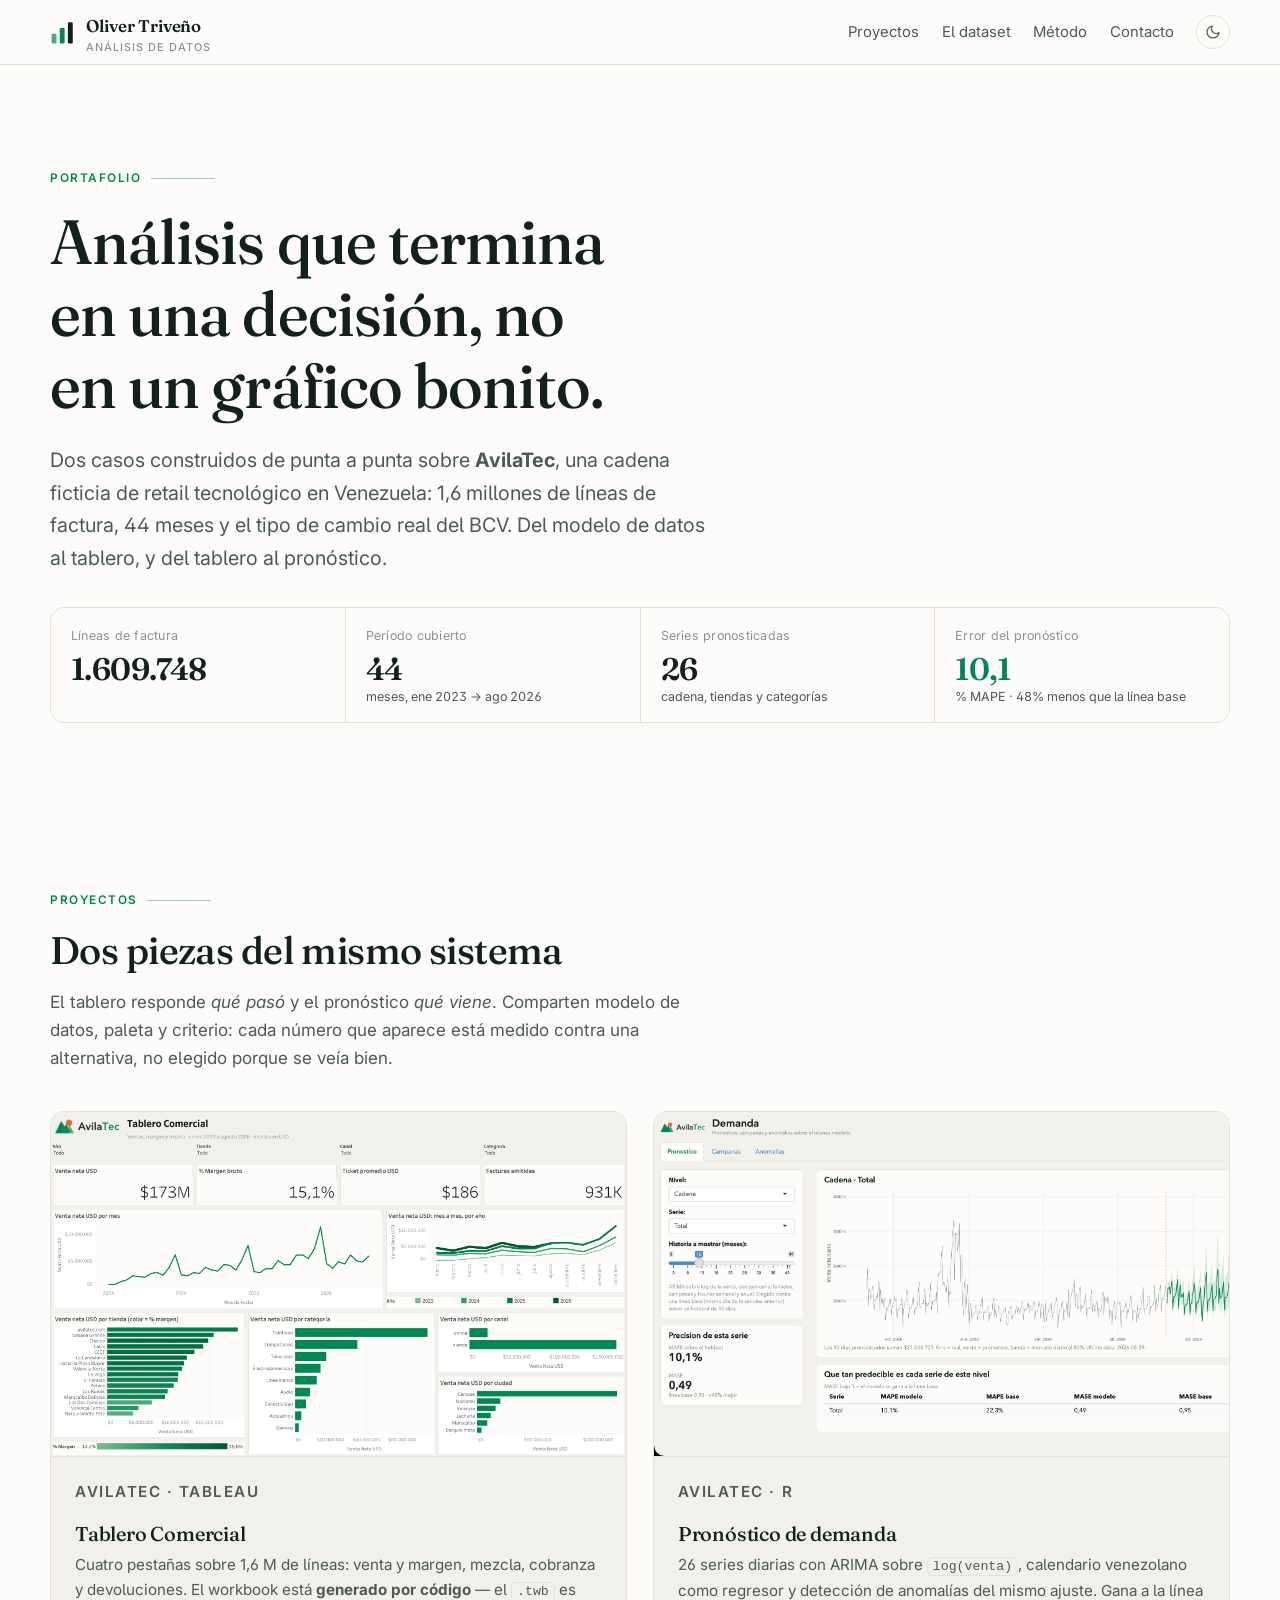
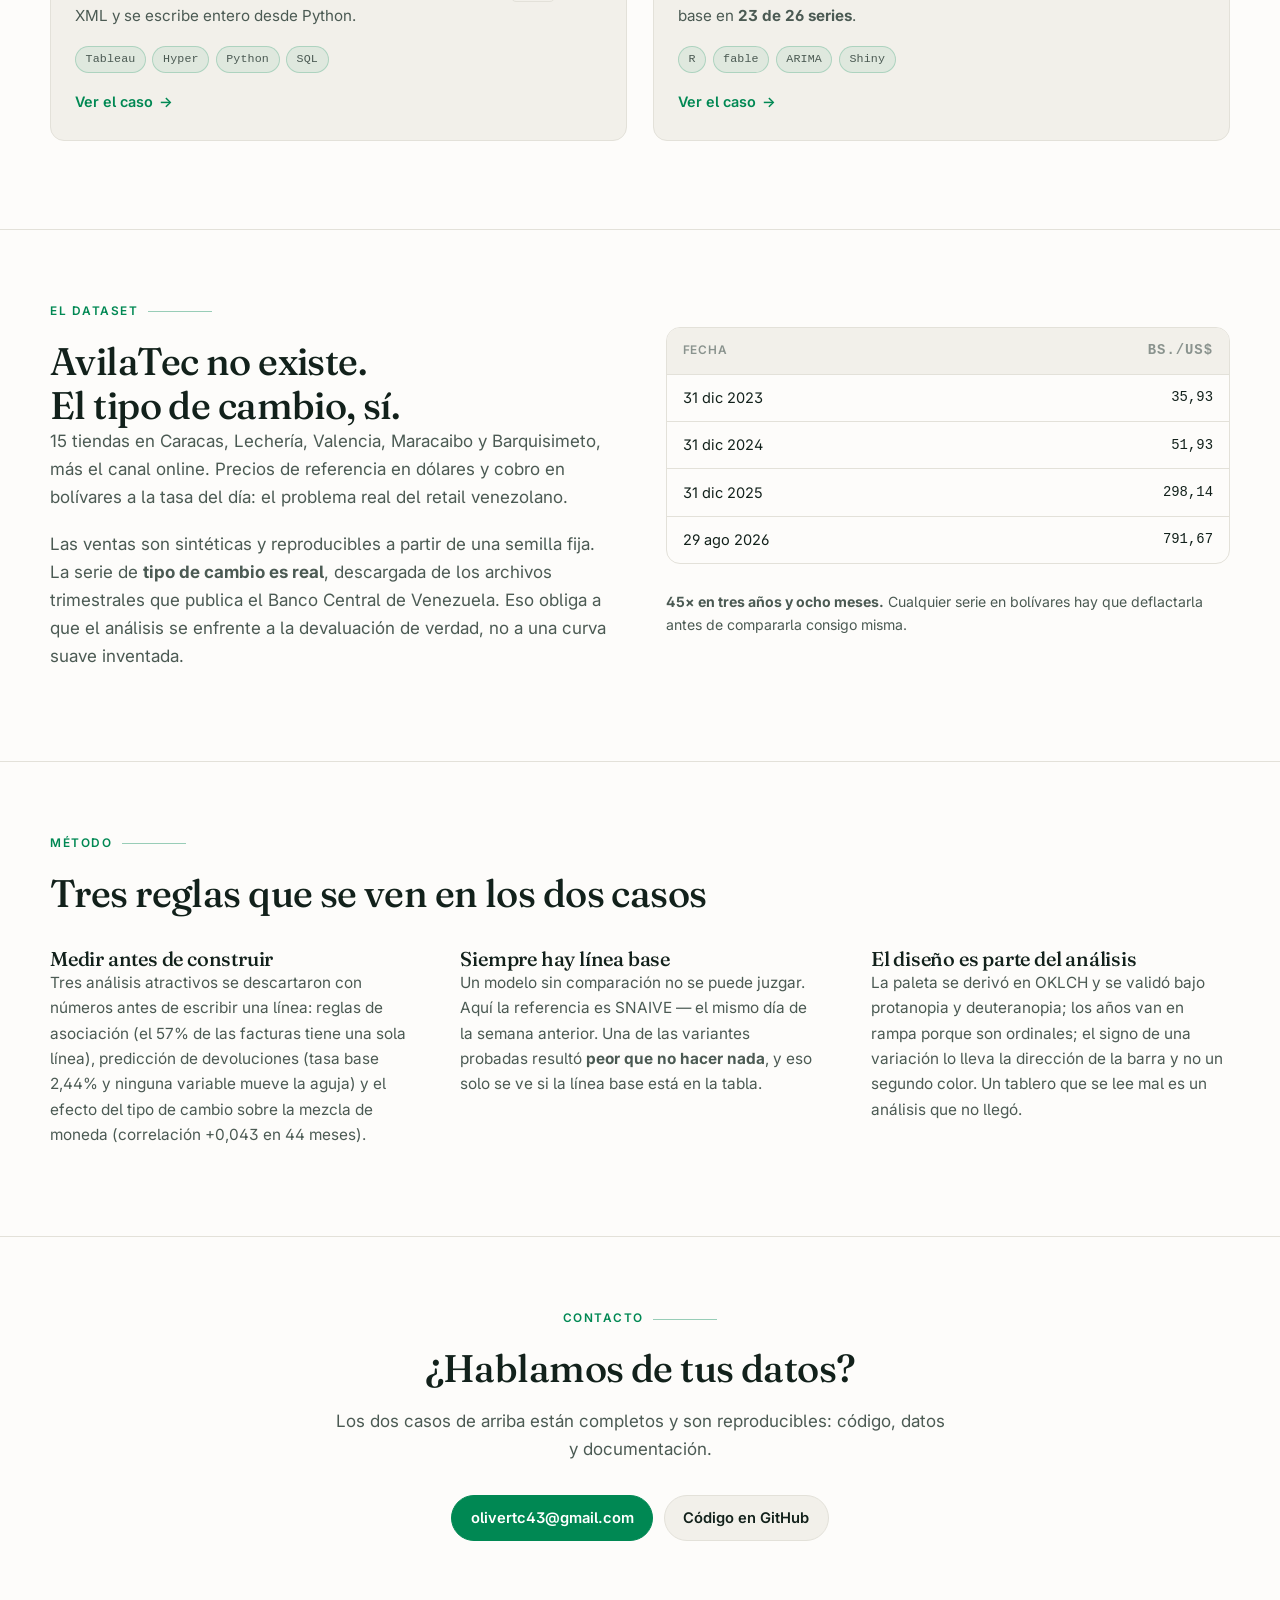
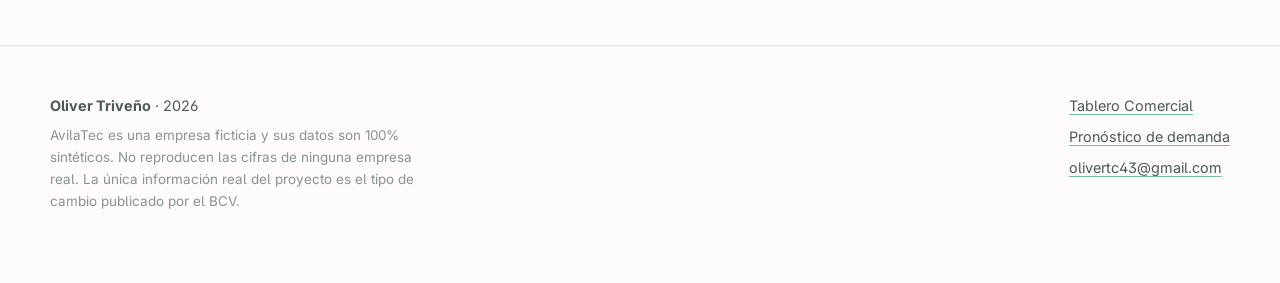
<file: index.html>
<!doctype html>
<html lang="es">
<head>
<meta charset="utf-8">
<meta name="viewport" content="width=device-width, initial-scale=1">
<title>Oliver Triveño · Casos de análisis de datos</title>
<meta name="description" content="Portafolio de análisis de datos: un tablero comercial en Tableau y un pronóstico de demanda en R sobre AvilaTec, cadena ficticia de retail tecnológico en Venezuela.">
<meta name="color-scheme" content="light dark">
<meta property="og:title" content="Oliver Triveño · Casos de análisis de datos">
<meta property="og:description" content="Un tablero comercial en Tableau y un pronóstico de demanda en R, construidos de punta a punta.">
<meta property="og:type" content="website">
<meta property="og:image" content="assets/img/tableau-tablero-comercial.png">
<link rel="icon" href="assets/img/favicon.svg" type="image/svg+xml">
<link rel="preconnect" href="https://fonts.googleapis.com">
<link rel="preconnect" href="https://fonts.gstatic.com" crossorigin>
<link href="https://fonts.googleapis.com/css2?family=Fraunces:opsz,wght@9..144,400;9..144,500;9..144,600&family=Inter:wght@400;500;600;650&display=swap" rel="stylesheet">
<link rel="stylesheet" href="assets/css/estilo.css">
<script src="assets/js/config.js"></script>
</head>
<body>
<a class="saltar" href="#principal">Saltar al contenido</a>

<header class="cabecera">
  <div class="contenedor">
    <a class="marca" href="./">
      <svg viewBox="0 0 32 32" aria-hidden="true">
        <rect x="2"  y="18" width="6" height="12" rx="1.5" fill="#4da978"/>
        <rect x="12" y="11" width="6" height="19" rx="1.5" fill="#008853"/>
        <rect x="22" y="4"  width="6" height="26" rx="1.5" fill="currentColor"/>
      </svg>
      <span>
        <span data-sitio-nombre>Oliver Triveño</span>
        <small data-sitio-lema>Análisis de datos</small>
      </span>
    </a>
    <nav class="nav">
      <a class="ocultable" href="#proyectos">Proyectos</a>
      <a class="ocultable" href="#dataset">El dataset</a>
      <a class="ocultable" href="#metodo">Método</a>
      <a href="#contacto">Contacto</a>
      <button class="tema" type="button" aria-label="Cambiar de tema">
        <svg class="luna" viewBox="0 0 24 24" fill="none" stroke="currentColor" stroke-width="1.8" stroke-linecap="round" stroke-linejoin="round" aria-hidden="true"><path d="M21 12.79A9 9 0 1 1 11.21 3 7 7 0 0 0 21 12.79z"/></svg>
        <svg class="sol" viewBox="0 0 24 24" fill="none" stroke="currentColor" stroke-width="1.8" stroke-linecap="round" stroke-linejoin="round" aria-hidden="true"><circle cx="12" cy="12" r="4.2"/><path d="M12 2v2M12 20v2M4.9 4.9l1.4 1.4M17.7 17.7l1.4 1.4M2 12h2M20 12h2M4.9 19.1l1.4-1.4M17.7 6.3l1.4-1.4"/></svg>
      </button>
    </nav>
  </div>
</header>

<main id="principal">

  <section class="hero">
    <div class="contenedor">
      <p class="ojal">Portafolio</p>
      <h1>Análisis que termina en una decisión, no en un gráfico bonito.</h1>
      <p class="lede">
        Dos casos construidos de punta a punta sobre <strong>AvilaTec</strong>, una cadena
        ficticia de retail tecnológico en Venezuela: 1,6 millones de líneas de factura,
        44 meses y el tipo de cambio real del BCV. Del modelo de datos al tablero, y del
        tablero al pronóstico.
      </p>

      <dl class="cifras">
        <div><dt>Líneas de factura</dt><dd>1.609.748</dd></div>
        <div><dt>Período cubierto</dt><dd>44<small>meses, ene 2023 → ago 2026</small></dd></div>
        <div><dt>Series pronosticadas</dt><dd>26<small>cadena, tiendas y categorías</small></dd></div>
        <div class="destacada"><dt>Error del pronóstico</dt><dd>10,1<small>% MAPE · 48% menos que la línea base</small></dd></div>
      </dl>
    </div>
  </section>

  <section class="seccion sin-linea" id="proyectos">
    <div class="contenedor">
      <p class="ojal">Proyectos</p>
      <h2>Dos piezas del mismo sistema</h2>
      <p class="intro" style="margin-bottom:2.4rem">
        El tablero responde <em>qué pasó</em> y el pronóstico <em>qué viene</em>. Comparten
        modelo de datos, paleta y criterio: cada número que aparece está medido contra una
        alternativa, no elegido porque se veía bien.
      </p>

      <div class="proyectos">

        <a class="tarjeta" href="proyectos/avilatec-tablero.html">
          <div class="lienzo">
            <img src="assets/img/tableau-tablero-comercial.png" alt="Tablero comercial de AvilaTec en Tableau: KPI de venta, margen y ticket, tendencia mensual, comparativo anual y ranking de tiendas." loading="lazy" width="2000" height="1200">
          </div>
          <div class="cuerpo">
            <p class="cliente">AvilaTec · Tableau</p>
            <h3>Tablero Comercial</h3>
            <p>
              Cuatro pestañas sobre 1,6 M de líneas: venta y margen, mezcla, cobranza y
              devoluciones. El workbook está <strong>generado por código</strong> — el
              <code>.twb</code> es XML y se escribe entero desde Python.
            </p>
            <ul class="fichas">
              <li>Tableau</li><li>Hyper</li><li>Python</li><li>SQL</li>
            </ul>
            <div class="pie">
              <span class="ver">Ver el caso <span class="flecha" aria-hidden="true">→</span></span>
            </div>
          </div>
        </a>

        <a class="tarjeta" href="proyectos/avilatec-pronostico.html">
          <div class="lienzo">
            <img src="assets/img/shiny-pronostico.png" alt="Explorador del pronóstico en Shiny: serie diaria con intervalo de predicción a 90 días." loading="lazy" width="2000" height="1106">
          </div>
          <div class="cuerpo">
            <p class="cliente">AvilaTec · R</p>
            <h3>Pronóstico de demanda</h3>
            <p>
              26 series diarias con ARIMA sobre <code>log(venta)</code>, calendario venezolano
              como regresor y detección de anomalías del mismo ajuste. Gana a la línea base en
              <strong>23 de 26 series</strong>.
            </p>
            <ul class="fichas">
              <li>R</li><li>fable</li><li>ARIMA</li><li>Shiny</li>
            </ul>
            <div class="pie">
              <span class="ver">Ver el caso <span class="flecha" aria-hidden="true">→</span></span>
            </div>
          </div>
        </a>

      </div>
    </div>
  </section>

  <section class="seccion" id="dataset">
    <div class="contenedor">
      <div class="dos-columnas">
        <div>
          <p class="ojal">El dataset</p>
          <h2>AvilaTec no existe. El tipo de cambio, sí.</h2>
          <p class="intro">
            15 tiendas en Caracas, Lechería, Valencia, Maracaibo y Barquisimeto, más el canal
            online. Precios de referencia en dólares y cobro en bolívares a la tasa del día:
            el problema real del retail venezolano.
          </p>
          <p class="intro">
            Las ventas son sintéticas y reproducibles a partir de una semilla fija. La serie de
            <strong>tipo de cambio es real</strong>, descargada de los archivos trimestrales que
            publica el Banco Central de Venezuela. Eso obliga a que el análisis se enfrente a la
            devaluación de verdad, no a una curva suave inventada.
          </p>
        </div>
        <div>
          <div class="tabla-envoltorio">
            <table>
              <caption class="solo-lectores">Tipo de cambio de referencia del BCV al cierre de cada año</caption>
              <thead><tr><th>Fecha</th><th class="num">Bs./US$</th></tr></thead>
              <tbody>
                <tr><td>31 dic 2023</td><td class="num">35,93</td></tr>
                <tr><td>31 dic 2024</td><td class="num">51,93</td></tr>
                <tr><td>31 dic 2025</td><td class="num">298,14</td></tr>
                <tr><td>29 ago 2026</td><td class="num">791,67</td></tr>
              </tbody>
            </table>
          </div>
          <p style="font-size:.88rem;color:var(--texto-2)">
            <strong>45× en tres años y ocho meses.</strong> Cualquier serie en bolívares hay que
            deflactarla antes de compararla consigo misma.
          </p>
        </div>
      </div>
    </div>
  </section>

  <section class="seccion" id="metodo">
    <div class="contenedor">
      <p class="ojal">Método</p>
      <h2>Tres reglas que se ven en los dos casos</h2>
      <div class="dos-columnas" style="margin-top:2rem">
        <div>
          <h3>Medir antes de construir</h3>
          <p style="color:var(--texto-2);font-size:.96rem">
            Tres análisis atractivos se descartaron con números antes de escribir una línea:
            reglas de asociación (el 57% de las facturas tiene una sola línea), predicción de
            devoluciones (tasa base 2,44% y ninguna variable mueve la aguja) y el efecto del
            tipo de cambio sobre la mezcla de moneda (correlación +0,043 en 44 meses).
          </p>
        </div>
        <div>
          <h3>Siempre hay línea base</h3>
          <p style="color:var(--texto-2);font-size:.96rem">
            Un modelo sin comparación no se puede juzgar. Aquí la referencia es SNAIVE — el
            mismo día de la semana anterior. Una de las variantes probadas resultó
            <strong>peor que no hacer nada</strong>, y eso solo se ve si la línea base está en
            la tabla.
          </p>
        </div>
        <div>
          <h3>El diseño es parte del análisis</h3>
          <p style="color:var(--texto-2);font-size:.96rem">
            La paleta se derivó en OKLCH y se validó bajo protanopia y deuteranopia; los años
            van en rampa porque son ordinales; el signo de una variación lo lleva la dirección
            de la barra y no un segundo color. Un tablero que se lee mal es un análisis que no
            llegó.
          </p>
        </div>
      </div>
    </div>
  </section>

  <section class="seccion" id="contacto">
    <div class="contenedor centrado">
      <p class="ojal" style="justify-content:center">Contacto</p>
      <h2>¿Hablamos de tus datos?</h2>
      <p class="intro" style="margin:1rem auto 2rem">
        Los dos casos de arriba están completos y son reproducibles: código, datos y
        documentación.
      </p>
      <div class="acciones" style="justify-content:center">
        <a class="boton primario" href="mailto:olivertc43@gmail.com" data-sitio-correo>olivertc43@gmail.com</a>
        <a class="boton" href="#" data-sitio-repo>Código en GitHub</a>
      </div>
    </div>
  </section>

</main>

<footer class="pie-sitio">
  <div class="contenedor">
    <div>
      <p style="margin-bottom:.4rem"><strong data-sitio-nombre>Oliver Triveño</strong> · <span data-anio>2026</span></p>
      <p class="aviso">
        AvilaTec es una empresa ficticia y sus datos son 100% sintéticos. No reproducen las
        cifras de ninguna empresa real. La única información real del proyecto es el tipo de
        cambio publicado por el BCV.
      </p>
    </div>
    <nav aria-label="Pie">
      <a href="proyectos/avilatec-tablero.html">Tablero Comercial</a>
      <a href="proyectos/avilatec-pronostico.html">Pronóstico de demanda</a>
      <a href="mailto:olivertc43@gmail.com" data-sitio-correo>olivertc43@gmail.com</a>
    </nav>
  </div>
</footer>

<script src="assets/js/sitio.js"></script>
</body>
</html>
</file>
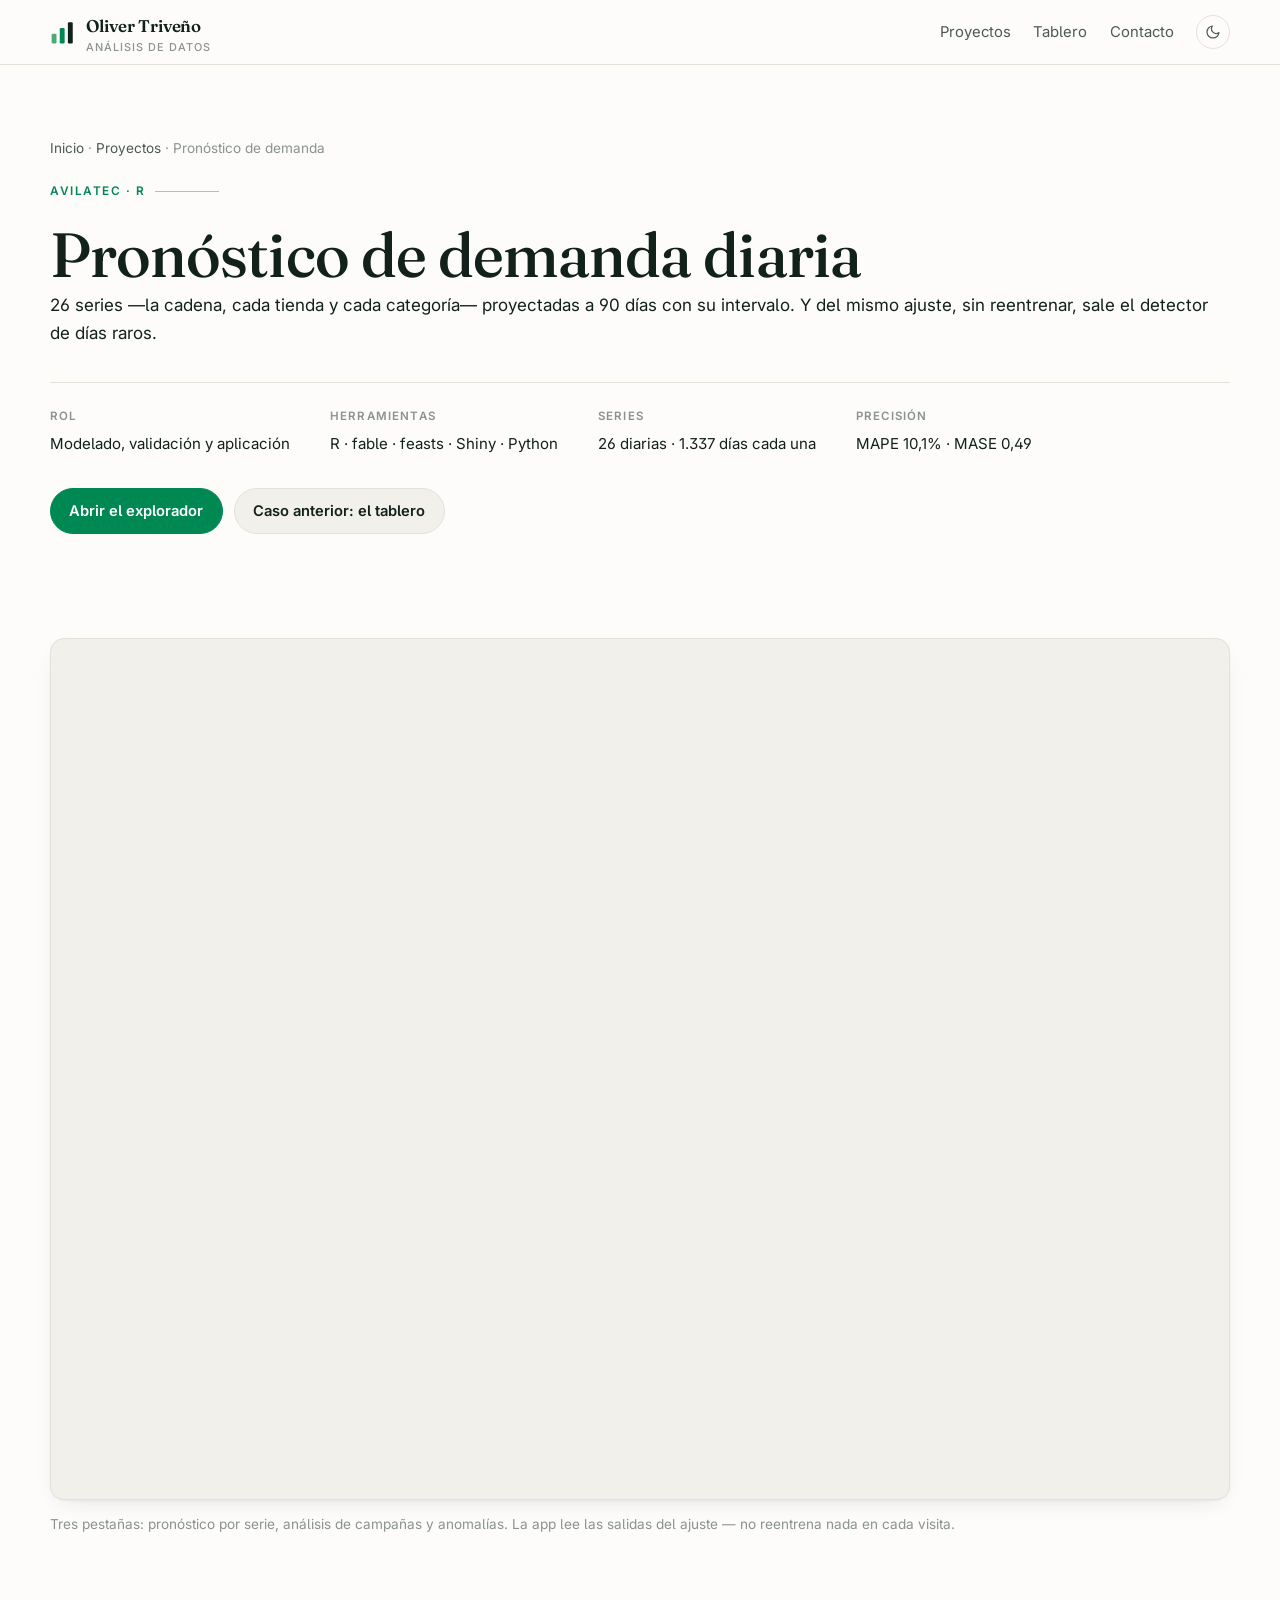
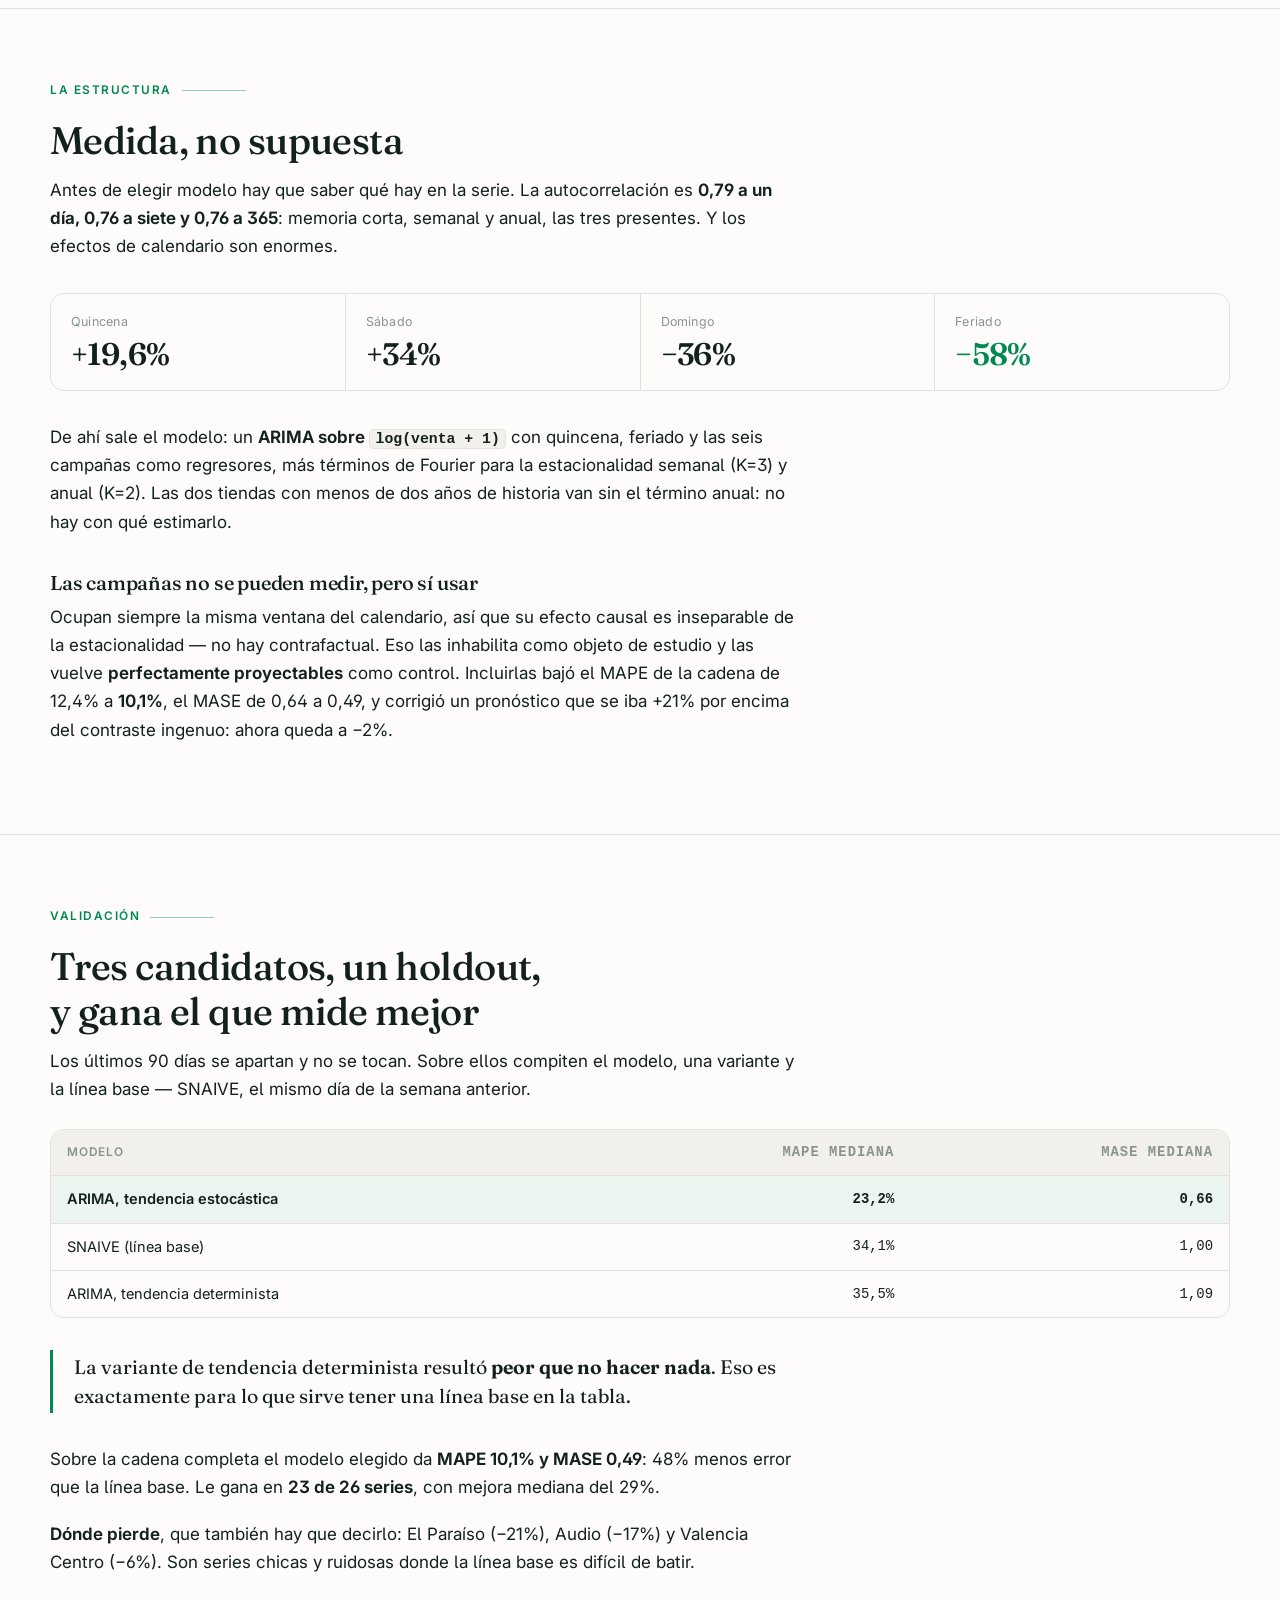
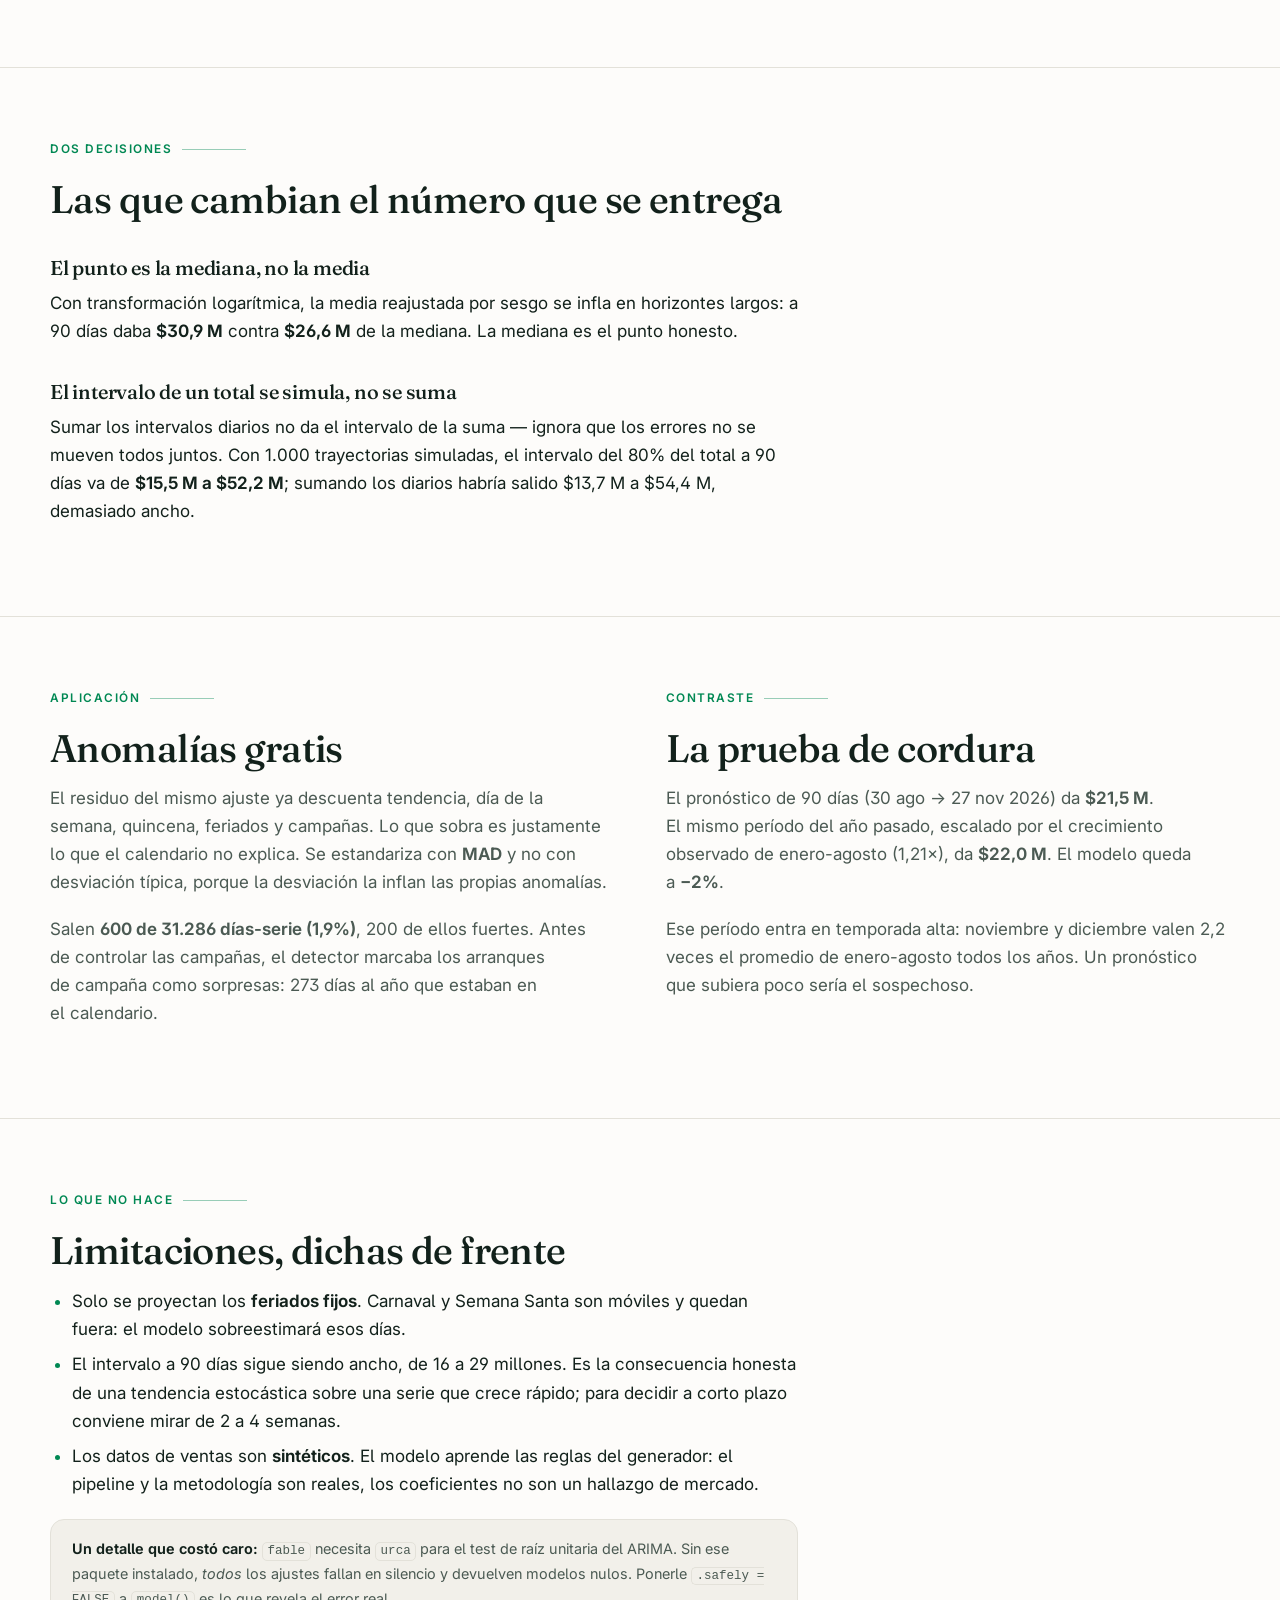
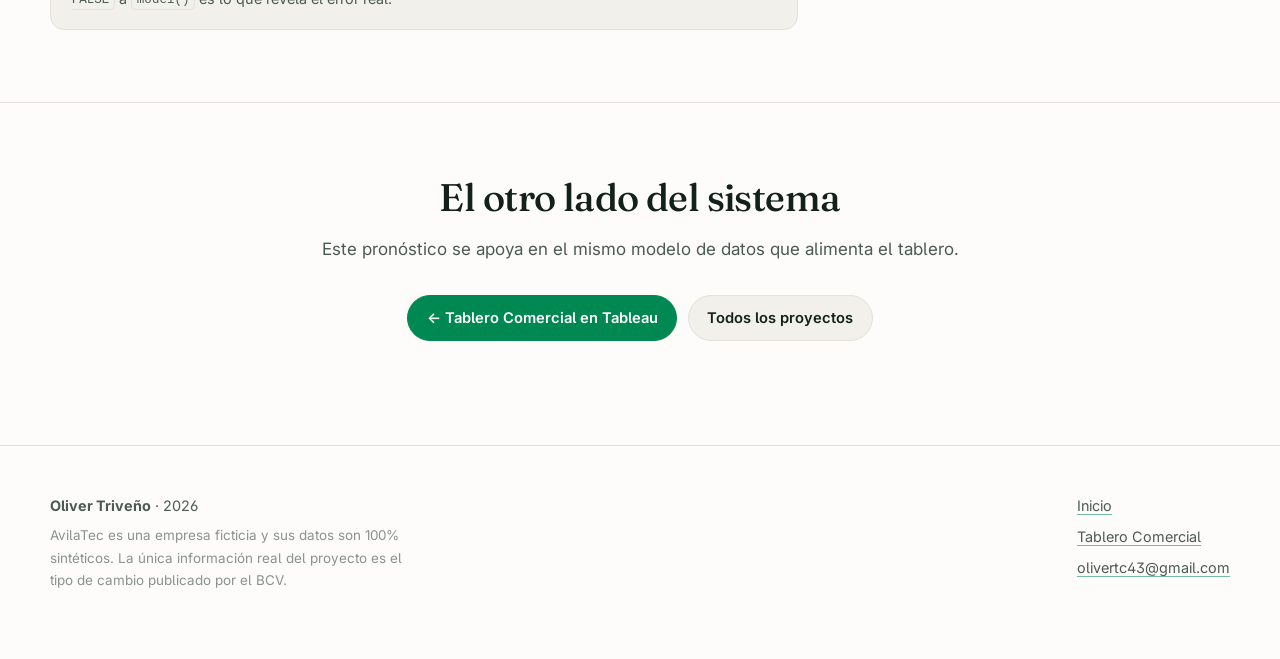
<file: proyectos/avilatec-pronostico.html>
<!doctype html>
<html lang="es">
<head>
<meta charset="utf-8">
<meta name="viewport" content="width=device-width, initial-scale=1">
<title>Pronóstico de demanda de AvilaTec · R + fable</title>
<meta name="description" content="26 series diarias modeladas con ARIMA sobre log(venta), calendario venezolano como regresor y detección de anomalías del mismo ajuste. MAPE 10,1% en la cadena.">
<meta name="color-scheme" content="light dark">
<meta property="og:title" content="Pronóstico de demanda de AvilaTec · R + fable">
<meta property="og:description" content="ARIMA sobre 26 series diarias, validado contra línea base en un holdout de 90 días.">
<meta property="og:image" content="../assets/img/shiny-pronostico.png">
<link rel="icon" href="../assets/img/favicon.svg" type="image/svg+xml">
<link rel="preconnect" href="https://fonts.googleapis.com">
<link rel="preconnect" href="https://fonts.gstatic.com" crossorigin>
<link href="https://fonts.googleapis.com/css2?family=Fraunces:opsz,wght@9..144,400;9..144,500;9..144,600&family=Inter:wght@400;500;600;650&display=swap" rel="stylesheet">
<link rel="stylesheet" href="../assets/css/estilo.css">
<script src="../assets/js/config.js"></script>
</head>
<body>
<a class="saltar" href="#principal">Saltar al contenido</a>

<header class="cabecera">
  <div class="contenedor">
    <a class="marca" href="../">
      <svg viewBox="0 0 32 32" aria-hidden="true">
        <rect x="2"  y="18" width="6" height="12" rx="1.5" fill="#4da978"/>
        <rect x="12" y="11" width="6" height="19" rx="1.5" fill="#008853"/>
        <rect x="22" y="4"  width="6" height="26" rx="1.5" fill="currentColor"/>
      </svg>
      <span>
        <span data-sitio-nombre>Oliver Triveño</span>
        <small data-sitio-lema>Análisis de datos</small>
      </span>
    </a>
    <nav class="nav">
      <a class="ocultable" href="../#proyectos">Proyectos</a>
      <a class="ocultable" href="avilatec-tablero.html">Tablero</a>
      <a href="../#contacto">Contacto</a>
      <button class="tema" type="button" aria-label="Cambiar de tema">
        <svg class="luna" viewBox="0 0 24 24" fill="none" stroke="currentColor" stroke-width="1.8" stroke-linecap="round" stroke-linejoin="round" aria-hidden="true"><path d="M21 12.79A9 9 0 1 1 11.21 3 7 7 0 0 0 21 12.79z"/></svg>
        <svg class="sol" viewBox="0 0 24 24" fill="none" stroke="currentColor" stroke-width="1.8" stroke-linecap="round" stroke-linejoin="round" aria-hidden="true"><circle cx="12" cy="12" r="4.2"/><path d="M12 2v2M12 20v2M4.9 4.9l1.4 1.4M17.7 17.7l1.4 1.4M2 12h2M20 12h2M4.9 19.1l1.4-1.4M17.7 6.3l1.4-1.4"/></svg>
      </button>
    </nav>
  </div>
</header>

<main id="principal" class="caso">

  <section class="caso-hero">
    <div class="contenedor">
      <p class="migas"><a href="../">Inicio</a> · <a href="../#proyectos">Proyectos</a> · Pronóstico de demanda</p>
      <p class="ojal">AvilaTec · R</p>
      <h1>Pronóstico de demanda diaria</h1>
      <p class="lede">
        26 series —la cadena, cada tienda y cada categoría— proyectadas a 90 días con su
        intervalo. Y del mismo ajuste, sin reentrenar, sale el detector de días raros.
      </p>

      <dl class="ficha-tecnica">
        <div><dt>Rol</dt><dd>Modelado, validación y aplicación</dd></div>
        <div><dt>Herramientas</dt><dd>R · fable · feasts · Shiny · Python</dd></div>
        <div><dt>Series</dt><dd>26 diarias · 1.337 días cada una</dd></div>
        <div><dt>Precisión</dt><dd>MAPE 10,1% · MASE 0,49</dd></div>
      </dl>

      <div class="acciones">
        <a class="boton primario" href="#demo">Abrir el explorador</a>
        <a class="boton" href="avilatec-tablero.html">Caso anterior: el tablero</a>
      </div>
    </div>
  </section>

  <section class="seccion sin-linea" id="demo">
    <div class="contenedor">
      <figure class="incrustacion" data-demo="shiny">
        <div class="marco">
          <div class="respaldo">
            <img src="../assets/img/shiny-pronostico.png" alt="Explorador del pronóstico en Shiny: selector de nivel y serie, gráfico de la serie diaria con el pronóstico y su intervalo del 80%, y tabla de precisión por serie.">
            <div class="velo">
              <strong>Demo en vivo pendiente.</strong>
              <span>Despliega la app con <code>rsconnect::deployApp()</code> y pega la URL en <code>assets/js/config.js</code>.</span>
            </div>
          </div>
        </div>
        <figcaption>
          Tres pestañas: pronóstico por serie, análisis de campañas y anomalías. La app lee las
          salidas del ajuste — no reentrena nada en cada visita.
        </figcaption>
      </figure>
    </div>
  </section>

  <section class="seccion">
    <div class="contenedor">
      <div class="prosa">
        <p class="ojal">La estructura</p>
        <h2>Medida, no supuesta</h2>
        <p>
          Antes de elegir modelo hay que saber qué hay en la serie. La autocorrelación es
          <strong>0,79 a un día, 0,76 a siete y 0,76 a 365</strong>: memoria corta, semanal y
          anual, las tres presentes. Y los efectos de calendario son enormes.
        </p>
      </div>

      <dl class="cifras">
        <div><dt>Quincena</dt><dd>+19,6%</dd></div>
        <div><dt>Sábado</dt><dd>+34%</dd></div>
        <div><dt>Domingo</dt><dd>−36%</dd></div>
        <div class="destacada"><dt>Feriado</dt><dd>−58%</dd></div>
      </dl>

      <div class="prosa">
        <p>
          De ahí sale el modelo: un <strong>ARIMA sobre <code>log(venta + 1)</code></strong> con
          quincena, feriado y las seis campañas como regresores, más términos de Fourier para la
          estacionalidad semanal (K=3) y anual (K=2). Las dos tiendas con menos de dos años de
          historia van sin el término anual: no hay con qué estimarlo.
        </p>

        <h3>Las campañas no se pueden medir, pero sí usar</h3>
        <p>
          Ocupan siempre la misma ventana del calendario, así que su efecto causal es
          inseparable de la estacionalidad — no hay contrafactual. Eso las inhabilita como
          objeto de estudio y las vuelve <strong>perfectamente proyectables</strong> como
          control. Incluirlas bajó el MAPE de la cadena de 12,4% a <strong>10,1%</strong>, el
          MASE de 0,64 a 0,49, y corrigió un pronóstico que se iba +21% por encima del contraste
          ingenuo: ahora queda a −2%.
        </p>
      </div>
    </div>
  </section>

  <section class="seccion">
    <div class="contenedor">
      <div class="prosa">
        <p class="ojal">Validación</p>
        <h2>Tres candidatos, un holdout, y gana el que mide mejor</h2>
        <p>
          Los últimos 90 días se apartan y no se tocan. Sobre ellos compiten el modelo, una
          variante y la línea base — SNAIVE, el mismo día de la semana anterior.
        </p>
      </div>

      <div class="tabla-envoltorio">
        <table>
          <thead>
            <tr><th>Modelo</th><th class="num">MAPE mediana</th><th class="num">MASE mediana</th></tr>
          </thead>
          <tbody>
            <tr class="gana"><td>ARIMA, tendencia estocástica</td><td class="num">23,2%</td><td class="num">0,66</td></tr>
            <tr><td>SNAIVE (línea base)</td><td class="num">34,1%</td><td class="num">1,00</td></tr>
            <tr><td>ARIMA, tendencia determinista</td><td class="num">35,5%</td><td class="num">1,09</td></tr>
          </tbody>
        </table>
      </div>

      <div class="prosa">
        <div class="destacado">
          <p>
            La variante de tendencia determinista resultó <strong>peor que no hacer nada</strong>.
            Eso es exactamente para lo que sirve tener una línea base en la tabla.
          </p>
        </div>
        <p>
          Sobre la cadena completa el modelo elegido da <strong>MAPE 10,1% y MASE 0,49</strong>:
          48% menos error que la línea base. Le gana en <strong>23 de 26 series</strong>, con
          mejora mediana del 29%.
        </p>
        <p>
          <strong>Dónde pierde</strong>, que también hay que decirlo: El Paraíso (−21%), Audio
          (−17%) y Valencia Centro (−6%). Son series chicas y ruidosas donde la línea base es
          difícil de batir.
        </p>
      </div>
    </div>
  </section>

  <section class="seccion">
    <div class="contenedor">
      <div class="prosa">
        <p class="ojal">Dos decisiones</p>
        <h2>Las que cambian el número que se entrega</h2>

        <h3>El punto es la mediana, no la media</h3>
        <p>
          Con transformación logarítmica, la media reajustada por sesgo se infla en horizontes
          largos: a 90 días daba <strong>$30,9 M</strong> contra <strong>$26,6 M</strong> de la
          mediana. La mediana es el punto honesto.
        </p>

        <h3>El intervalo de un total se simula, no se suma</h3>
        <p>
          Sumar los intervalos diarios no da el intervalo de la suma — ignora que los errores no
          se mueven todos juntos. Con 1.000 trayectorias simuladas, el intervalo del 80% del
          total a 90 días va de <strong>$15,5 M a $52,2 M</strong>; sumando los diarios habría
          salido $13,7 M a $54,4 M, demasiado ancho.
        </p>
      </div>
    </div>
  </section>

  <section class="seccion">
    <div class="contenedor">
      <div class="dos-columnas">
        <div>
          <p class="ojal">Aplicación</p>
          <h2>Anomalías gratis</h2>
          <p style="color:var(--texto-2)">
            El residuo del mismo ajuste ya descuenta tendencia, día de la semana, quincena,
            feriados y campañas. Lo que sobra es justamente lo que el calendario no explica. Se
            estandariza con <strong>MAD</strong> y no con desviación típica, porque la desviación
            la inflan las propias anomalías.
          </p>
          <p style="color:var(--texto-2)">
            Salen <strong>600 de 31.286 días-serie (1,9%)</strong>, 200 de ellos fuertes. Antes
            de controlar las campañas, el detector marcaba los arranques de campaña como
            sorpresas: 273 días al año que estaban en el calendario.
          </p>
        </div>
        <div>
          <p class="ojal">Contraste</p>
          <h2>La prueba de cordura</h2>
          <p style="color:var(--texto-2)">
            El pronóstico de 90 días (30 ago → 27 nov 2026) da <strong>$21,5 M</strong>. El mismo
            período del año pasado, escalado por el crecimiento observado de enero-agosto (1,21×),
            da <strong>$22,0 M</strong>. El modelo queda a <strong>−2%</strong>.
          </p>
          <p style="color:var(--texto-2)">
            Ese período entra en temporada alta: noviembre y diciembre valen 2,2 veces el promedio
            de enero-agosto todos los años. Un pronóstico que subiera poco sería el sospechoso.
          </p>
        </div>
      </div>
    </div>
  </section>

  <section class="seccion">
    <div class="contenedor">
      <div class="prosa">
        <p class="ojal">Lo que no hace</p>
        <h2>Limitaciones, dichas de frente</h2>
        <ul>
          <li>Solo se proyectan los <strong>feriados fijos</strong>. Carnaval y Semana Santa son móviles y quedan fuera: el modelo sobreestimará esos días.</li>
          <li>El intervalo a 90 días sigue siendo ancho, de 16 a 29 millones. Es la consecuencia honesta de una tendencia estocástica sobre una serie que crece rápido; para decidir a corto plazo conviene mirar de 2 a 4 semanas.</li>
          <li>Los datos de ventas son <strong>sintéticos</strong>. El modelo aprende las reglas del generador: el pipeline y la metodología son reales, los coeficientes no son un hallazgo de mercado.</li>
        </ul>

        <div class="nota">
          <p>
            <strong>Un detalle que costó caro:</strong> <code>fable</code> necesita
            <code>urca</code> para el test de raíz unitaria del ARIMA. Sin ese paquete instalado,
            <em>todos</em> los ajustes fallan en silencio y devuelven modelos nulos. Ponerle
            <code>.safely = FALSE</code> a <code>model()</code> es lo que revela el error real.
          </p>
        </div>
      </div>
    </div>
  </section>

  <section class="seccion">
    <div class="contenedor centrado">
      <h2>El otro lado del sistema</h2>
      <p class="intro" style="margin:1rem auto 2rem">
        Este pronóstico se apoya en el mismo modelo de datos que alimenta el tablero.
      </p>
      <div class="acciones" style="justify-content:center">
        <a class="boton primario" href="avilatec-tablero.html">← Tablero Comercial en Tableau</a>
        <a class="boton" href="../#proyectos">Todos los proyectos</a>
      </div>
    </div>
  </section>

</main>

<footer class="pie-sitio">
  <div class="contenedor">
    <div>
      <p style="margin-bottom:.4rem"><strong data-sitio-nombre>Oliver Triveño</strong> · <span data-anio>2026</span></p>
      <p class="aviso">
        AvilaTec es una empresa ficticia y sus datos son 100% sintéticos. La única información
        real del proyecto es el tipo de cambio publicado por el BCV.
      </p>
    </div>
    <nav aria-label="Pie">
      <a href="../">Inicio</a>
      <a href="avilatec-tablero.html">Tablero Comercial</a>
      <a href="mailto:olivertc43@gmail.com" data-sitio-correo>olivertc43@gmail.com</a>
    </nav>
  </div>
</footer>

<script src="../assets/js/sitio.js"></script>
<script src="../assets/js/embeds.js"></script>
</body>
</html>
</file>
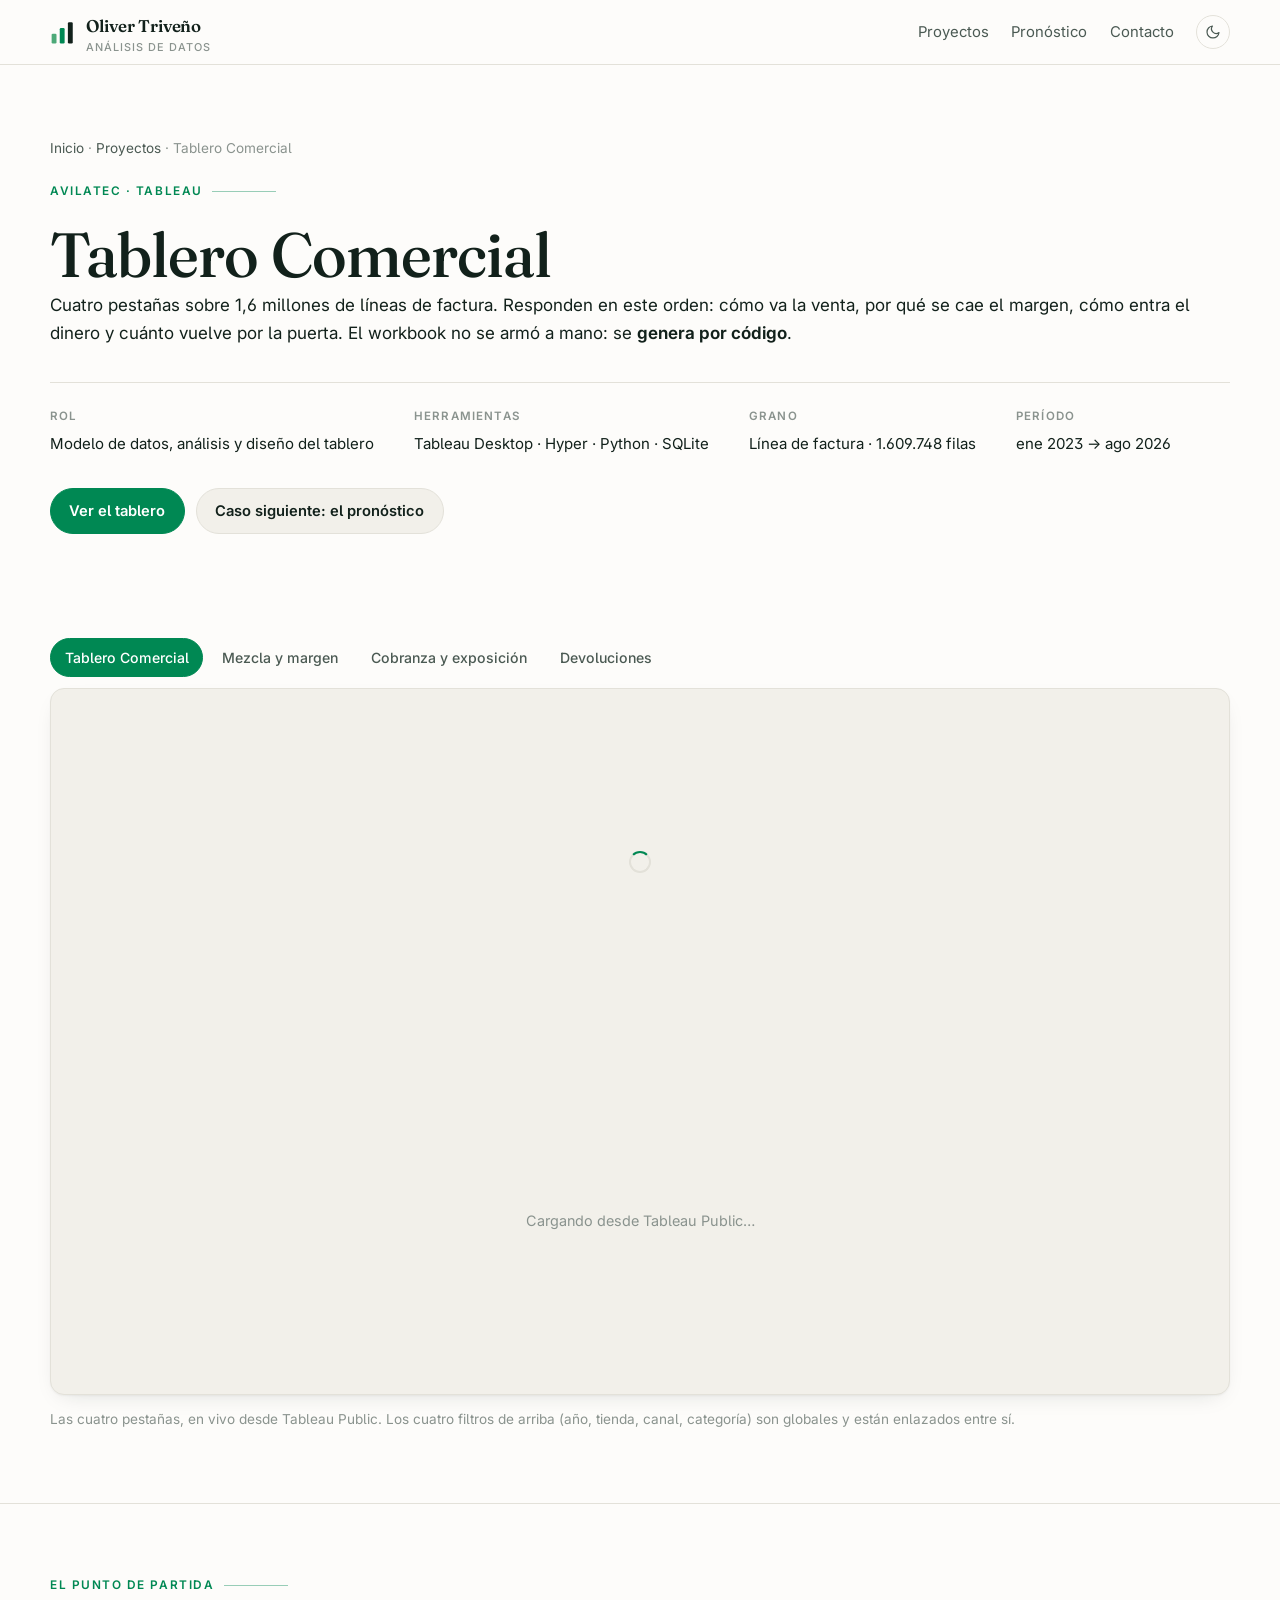
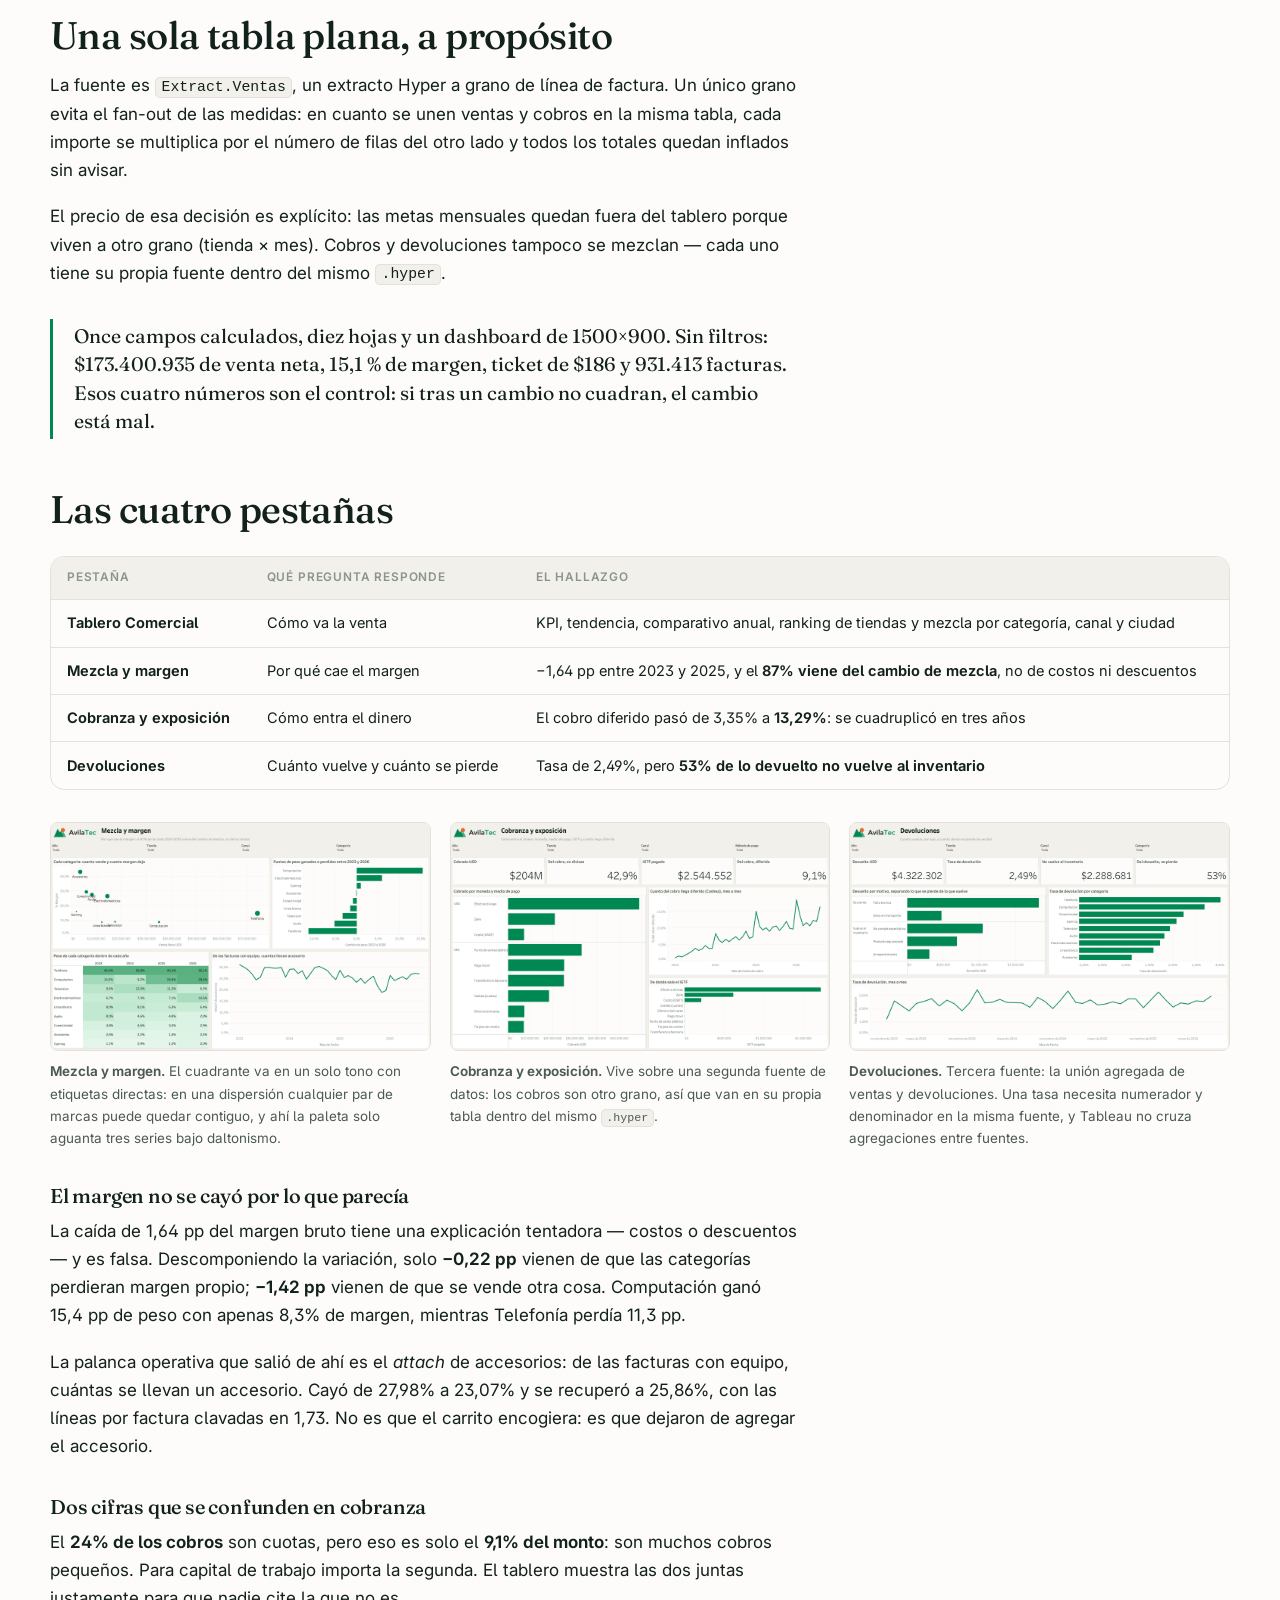
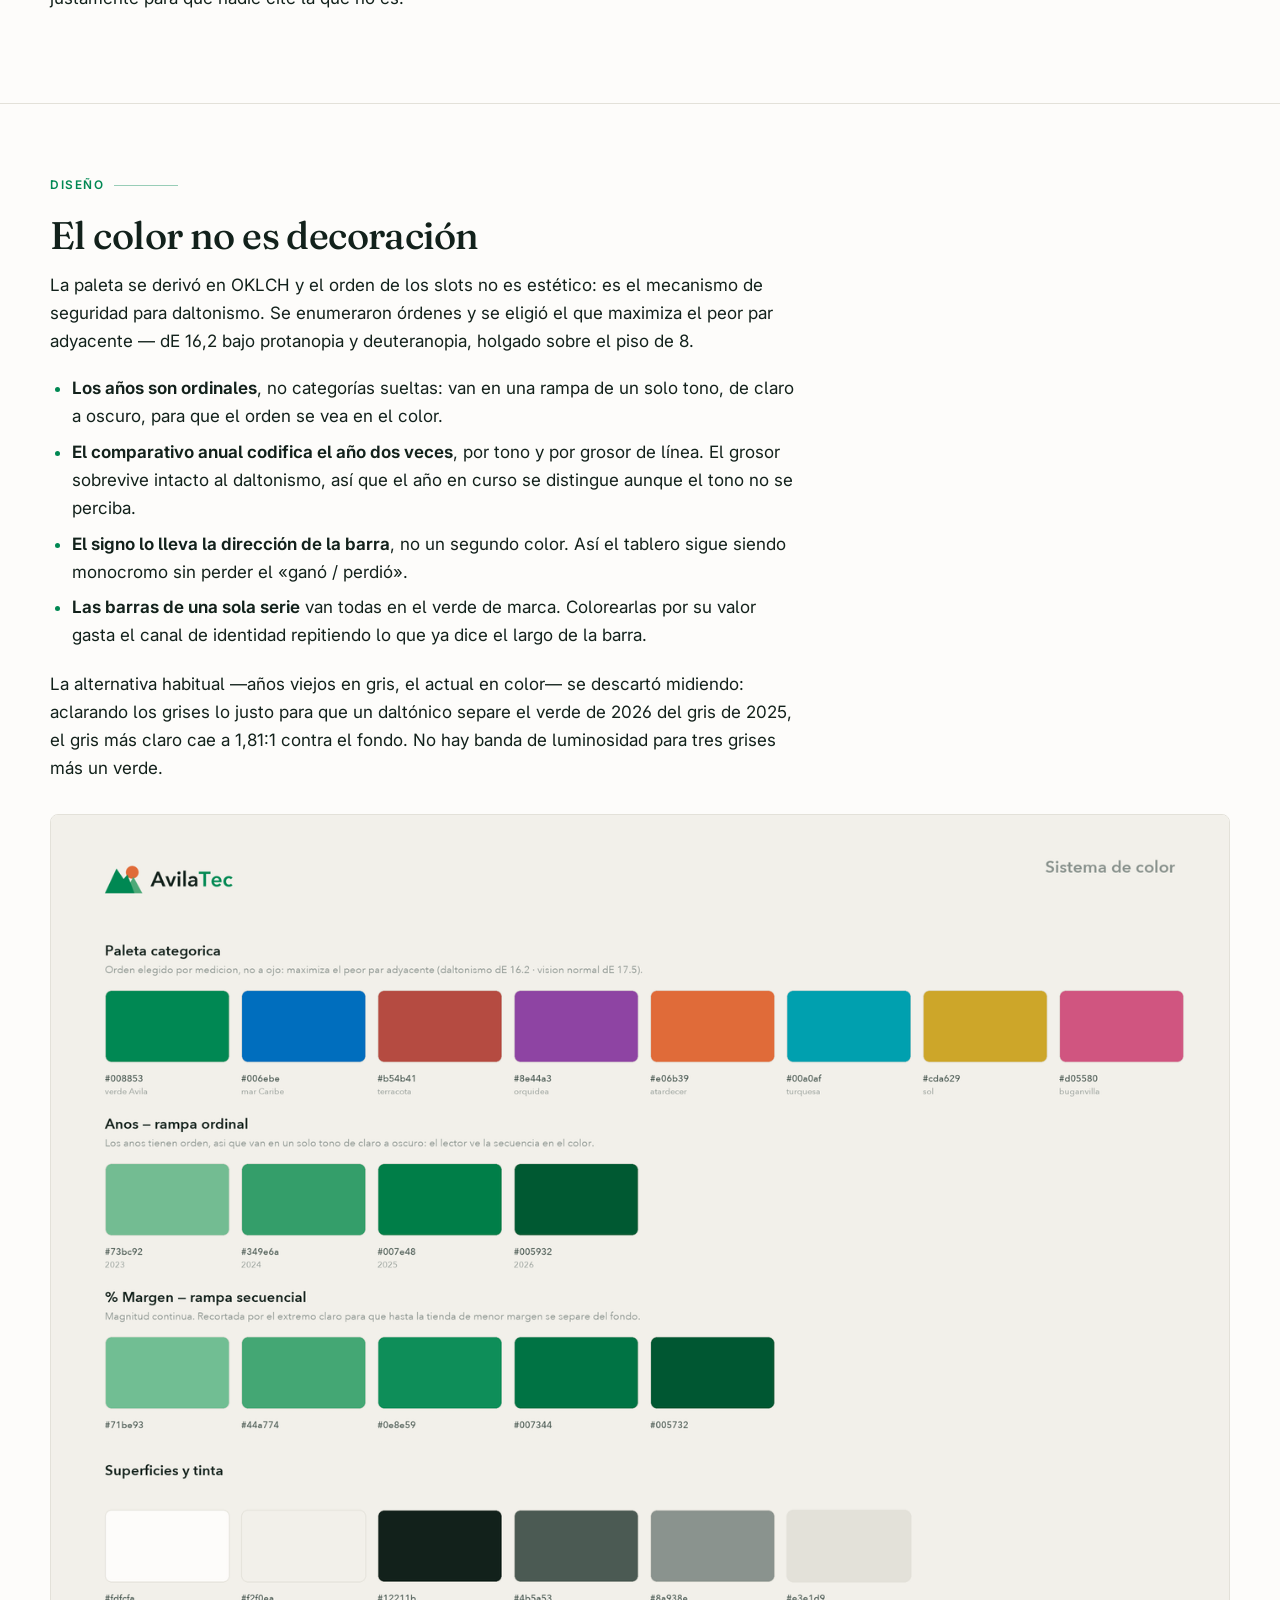
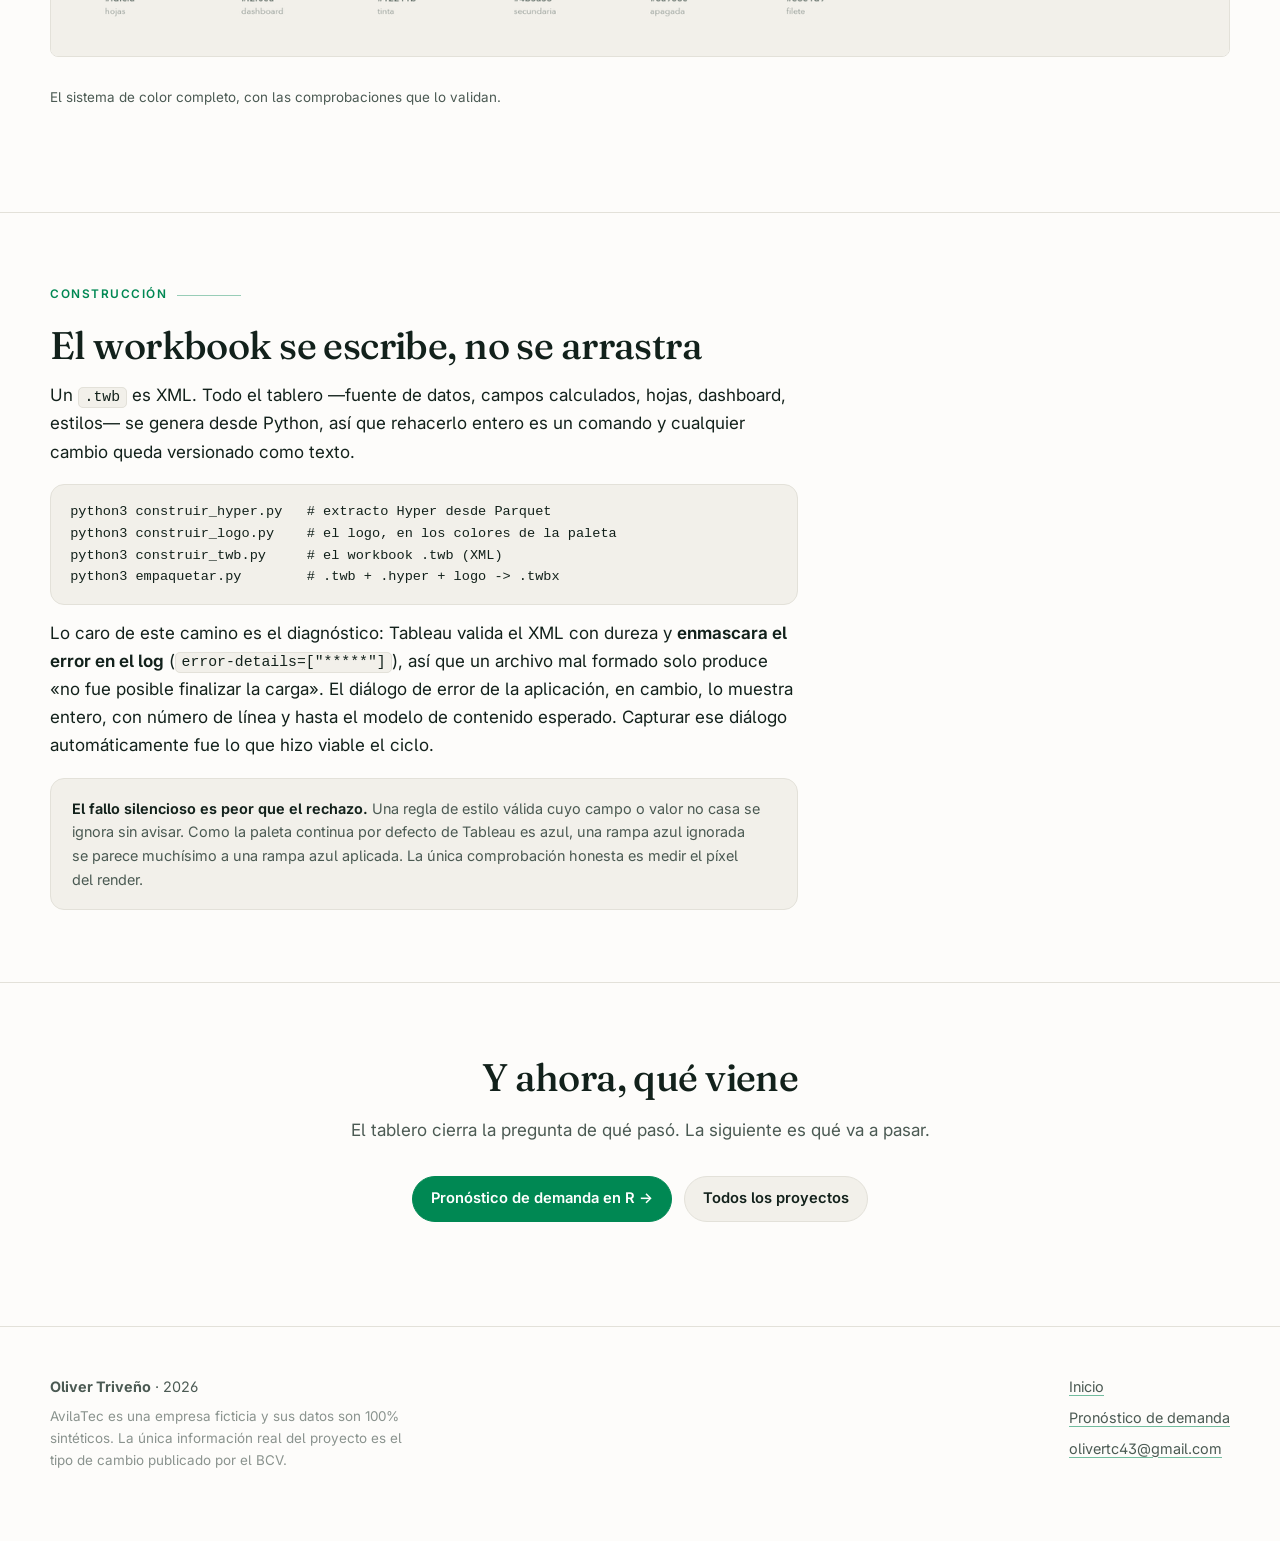
<file: proyectos/avilatec-tablero.html>
<!doctype html>
<html lang="es">
<head>
<meta charset="utf-8">
<meta name="viewport" content="width=device-width, initial-scale=1">
<title>Tablero Comercial de AvilaTec · Tableau</title>
<meta name="description" content="Tablero de cuatro pestañas sobre 1,6 millones de líneas de factura, con el workbook de Tableau generado por código desde Python.">
<meta name="color-scheme" content="light dark">
<meta property="og:title" content="Tablero Comercial de AvilaTec · Tableau">
<meta property="og:description" content="Cuatro pestañas sobre 1,6 M de líneas: venta y margen, mezcla, cobranza y devoluciones.">
<meta property="og:image" content="../assets/img/tableau-tablero-comercial.png">
<link rel="icon" href="../assets/img/favicon.svg" type="image/svg+xml">
<link rel="preconnect" href="https://fonts.googleapis.com">
<link rel="preconnect" href="https://fonts.gstatic.com" crossorigin>
<link href="https://fonts.googleapis.com/css2?family=Fraunces:opsz,wght@9..144,400;9..144,500;9..144,600&family=Inter:wght@400;500;600;650&display=swap" rel="stylesheet">
<link rel="stylesheet" href="../assets/css/estilo.css">
<script src="../assets/js/config.js"></script>
</head>
<body>
<a class="saltar" href="#principal">Saltar al contenido</a>

<header class="cabecera">
  <div class="contenedor">
    <a class="marca" href="../">
      <svg viewBox="0 0 32 32" aria-hidden="true">
        <rect x="2"  y="18" width="6" height="12" rx="1.5" fill="#4da978"/>
        <rect x="12" y="11" width="6" height="19" rx="1.5" fill="#008853"/>
        <rect x="22" y="4"  width="6" height="26" rx="1.5" fill="currentColor"/>
      </svg>
      <span>
        <span data-sitio-nombre>Oliver Triveño</span>
        <small data-sitio-lema>Análisis de datos</small>
      </span>
    </a>
    <nav class="nav">
      <a class="ocultable" href="../#proyectos">Proyectos</a>
      <a class="ocultable" href="avilatec-pronostico.html">Pronóstico</a>
      <a href="../#contacto">Contacto</a>
      <button class="tema" type="button" aria-label="Cambiar de tema">
        <svg class="luna" viewBox="0 0 24 24" fill="none" stroke="currentColor" stroke-width="1.8" stroke-linecap="round" stroke-linejoin="round" aria-hidden="true"><path d="M21 12.79A9 9 0 1 1 11.21 3 7 7 0 0 0 21 12.79z"/></svg>
        <svg class="sol" viewBox="0 0 24 24" fill="none" stroke="currentColor" stroke-width="1.8" stroke-linecap="round" stroke-linejoin="round" aria-hidden="true"><circle cx="12" cy="12" r="4.2"/><path d="M12 2v2M12 20v2M4.9 4.9l1.4 1.4M17.7 17.7l1.4 1.4M2 12h2M20 12h2M4.9 19.1l1.4-1.4M17.7 6.3l1.4-1.4"/></svg>
      </button>
    </nav>
  </div>
</header>

<main id="principal" class="caso">

  <section class="caso-hero">
    <div class="contenedor">
      <p class="migas"><a href="../">Inicio</a> · <a href="../#proyectos">Proyectos</a> · Tablero Comercial</p>
      <p class="ojal">AvilaTec · Tableau</p>
      <h1>Tablero Comercial</h1>
      <p class="lede">
        Cuatro pestañas sobre 1,6 millones de líneas de factura. Responden en este orden:
        cómo va la venta, por qué se cae el margen, cómo entra el dinero y cuánto vuelve
        por la puerta. El workbook no se armó a mano: se <strong>genera por código</strong>.
      </p>

      <dl class="ficha-tecnica">
        <div><dt>Rol</dt><dd>Modelo de datos, análisis y diseño del tablero</dd></div>
        <div><dt>Herramientas</dt><dd>Tableau Desktop · Hyper · Python · SQLite</dd></div>
        <div><dt>Grano</dt><dd>Línea de factura · 1.609.748 filas</dd></div>
        <div><dt>Período</dt><dd>ene 2023 → ago 2026</dd></div>
      </dl>

      <div class="acciones">
        <a class="boton primario" href="#demo">Ver el tablero</a>
        <a class="boton" href="avilatec-pronostico.html">Caso siguiente: el pronóstico</a>
      </div>
    </div>
  </section>

  <section class="seccion sin-linea" id="demo">
    <div class="contenedor">
      <figure class="incrustacion" data-demo="tableau">
        <div class="marco">
          <div class="respaldo">
            <img src="../assets/img/tableau-tablero-comercial.png" alt="Tablero Comercial de AvilaTec: KPI de venta neta, margen, ticket y facturas; tendencia mensual; comparativo anual; ranking de tiendas coloreado por margen; mezcla por categoría, canal y ciudad.">
            <div class="velo">
              <strong>Demo en vivo pendiente.</strong>
              <span>Publica el workbook en Tableau Public y pega la URL en <code>assets/js/config.js</code>.</span>
            </div>
          </div>
        </div>
        <figcaption>
          Las cuatro pestañas, en vivo desde Tableau Public. Los cuatro filtros de arriba
          (año, tienda, canal, categoría) son globales y están enlazados entre sí.
        </figcaption>
      </figure>
    </div>
  </section>

  <section class="seccion">
    <div class="contenedor">
      <div class="prosa">
        <p class="ojal">El punto de partida</p>
        <h2>Una sola tabla plana, a propósito</h2>
        <p>
          La fuente es <code>Extract.Ventas</code>, un extracto Hyper a grano de línea de
          factura. Un único grano evita el fan-out de las medidas: en cuanto se unen ventas y
          cobros en la misma tabla, cada importe se multiplica por el número de filas del otro
          lado y todos los totales quedan inflados sin avisar.
        </p>
        <p>
          El precio de esa decisión es explícito: las metas mensuales quedan fuera del tablero
          porque viven a otro grano (tienda × mes). Cobros y devoluciones tampoco se mezclan —
          cada uno tiene su propia fuente dentro del mismo <code>.hyper</code>.
        </p>

        <div class="destacado">
          <p>
            Once campos calculados, diez hojas y un dashboard de 1500×900. Sin filtros:
            $173.400.935 de venta neta, 15,1 % de margen, ticket de $186 y 931.413 facturas.
            Esos cuatro números son el control: si tras un cambio no cuadran, el cambio está mal.
          </p>
        </div>
      </div>

      <h2 style="margin-top:3rem">Las cuatro pestañas</h2>
      <div class="tabla-envoltorio">
        <table>
          <thead>
            <tr><th>Pestaña</th><th>Qué pregunta responde</th><th>El hallazgo</th></tr>
          </thead>
          <tbody>
            <tr>
              <td><strong>Tablero Comercial</strong></td>
              <td>Cómo va la venta</td>
              <td>KPI, tendencia, comparativo anual, ranking de tiendas y mezcla por categoría, canal y ciudad</td>
            </tr>
            <tr>
              <td><strong>Mezcla y margen</strong></td>
              <td>Por qué cae el margen</td>
              <td>−1,64 pp entre 2023 y 2025, y el <strong>87% viene del cambio de mezcla</strong>, no de costos ni descuentos</td>
            </tr>
            <tr>
              <td><strong>Cobranza y exposición</strong></td>
              <td>Cómo entra el dinero</td>
              <td>El cobro diferido pasó de 3,35% a <strong>13,29%</strong>: se cuadruplicó en tres años</td>
            </tr>
            <tr>
              <td><strong>Devoluciones</strong></td>
              <td>Cuánto vuelve y cuánto se pierde</td>
              <td>Tasa de 2,49%, pero <strong>53% de lo devuelto no vuelve al inventario</strong></td>
            </tr>
          </tbody>
        </table>
      </div>

      <div class="galeria">
        <figure>
          <img src="../assets/img/tableau-mezcla-margen.png" alt="Pestaña Mezcla y margen: cuadrante de venta contra porcentaje de margen por categoría, barras de puntos de peso ganados o perdidos entre 2023 y 2026, tabla resaltada de peso por categoría y año, y serie mensual del attach de accesorios." loading="lazy" width="2000" height="1200">
          <figcaption><strong>Mezcla y margen.</strong> El cuadrante va en un solo tono con etiquetas directas: en una dispersión cualquier par de marcas puede quedar contiguo, y ahí la paleta solo aguanta tres series bajo daltonismo.</figcaption>
        </figure>
        <figure>
          <img src="../assets/img/tableau-cobranza.png" alt="Pestaña Cobranza y exposición: KPI de cobrado, porcentaje en divisas, IGTF y cobro diferido; cobrado por moneda y medio de pago; serie mensual del cobro diferido; y origen del IGTF." loading="lazy" width="2000" height="1200">
          <figcaption><strong>Cobranza y exposición.</strong> Vive sobre una segunda fuente de datos: los cobros son otro grano, así que van en su propia tabla dentro del mismo <code>.hyper</code>.</figcaption>
        </figure>
        <figure>
          <img src="../assets/img/tableau-devoluciones.png" alt="Pestaña Devoluciones: KPI de monto devuelto, tasa sobre venta neta y monto que no vuelve al inventario; devuelto por motivo anidado por destino; tasa por categoría; y tasa mensual." loading="lazy" width="2000" height="1200">
          <figcaption><strong>Devoluciones.</strong> Tercera fuente: la unión agregada de ventas y devoluciones. Una tasa necesita numerador y denominador en la misma fuente, y Tableau no cruza agregaciones entre fuentes.</figcaption>
        </figure>
      </div>

      <div class="prosa">
        <h3>El margen no se cayó por lo que parecía</h3>
        <p>
          La caída de 1,64 pp del margen bruto tiene una explicación tentadora — costos o
          descuentos — y es falsa. Descomponiendo la variación, solo <strong>−0,22 pp</strong>
          vienen de que las categorías perdieran margen propio; <strong>−1,42 pp</strong> vienen
          de que se vende otra cosa. Computación ganó 15,4 pp de peso con apenas 8,3% de margen,
          mientras Telefonía perdía 11,3 pp.
        </p>
        <p>
          La palanca operativa que salió de ahí es el <em>attach</em> de accesorios: de las
          facturas con equipo, cuántas se llevan un accesorio. Cayó de 27,98% a 23,07% y se
          recuperó a 25,86%, con las líneas por factura clavadas en 1,73. No es que el carrito
          encogiera: es que dejaron de agregar el accesorio.
        </p>

        <h3>Dos cifras que se confunden en cobranza</h3>
        <p>
          El <strong>24% de los cobros</strong> son cuotas, pero eso es solo el
          <strong>9,1% del monto</strong>: son muchos cobros pequeños. Para capital de trabajo
          importa la segunda. El tablero muestra las dos juntas justamente para que nadie cite
          la que no es.
        </p>
      </div>
    </div>
  </section>

  <section class="seccion">
    <div class="contenedor">
      <div class="prosa">
        <p class="ojal">Diseño</p>
        <h2>El color no es decoración</h2>
        <p>
          La paleta se derivó en OKLCH y el orden de los slots no es estético: es el mecanismo
          de seguridad para daltonismo. Se enumeraron órdenes y se eligió el que maximiza el
          peor par adyacente — dE 16,2 bajo protanopia y deuteranopia, holgado sobre el piso de 8.
        </p>
        <ul>
          <li><strong>Los años son ordinales</strong>, no categorías sueltas: van en una rampa de un solo tono, de claro a oscuro, para que el orden se vea en el color.</li>
          <li><strong>El comparativo anual codifica el año dos veces</strong>, por tono y por grosor de línea. El grosor sobrevive intacto al daltonismo, así que el año en curso se distingue aunque el tono no se perciba.</li>
          <li><strong>El signo lo lleva la dirección de la barra</strong>, no un segundo color. Así el tablero sigue siendo monocromo sin perder el «ganó / perdió».</li>
          <li><strong>Las barras de una sola serie</strong> van todas en el verde de marca. Colorearlas por su valor gasta el canal de identidad repitiendo lo que ya dice el largo de la barra.</li>
        </ul>
        <p>
          La alternativa habitual —años viejos en gris, el actual en color— se descartó midiendo:
          aclarando los grises lo justo para que un daltónico separe el verde de 2026 del gris de
          2025, el gris más claro cae a 1,81:1 contra el fondo. No hay banda de luminosidad para
          tres grises más un verde.
        </p>
      </div>

      <figure class="galeria" style="grid-template-columns:1fr">
        <img src="../assets/img/muestrario-color.png" alt="Lámina del sistema de color: slots de la paleta categórica, rampa de años y rampa de margen, con sus contrastes y su simulación bajo daltonismo." loading="lazy">
        <figcaption>El sistema de color completo, con las comprobaciones que lo validan.</figcaption>
      </figure>
    </div>
  </section>

  <section class="seccion">
    <div class="contenedor">
      <div class="prosa">
        <p class="ojal">Construcción</p>
        <h2>El workbook se escribe, no se arrastra</h2>
        <p>
          Un <code>.twb</code> es XML. Todo el tablero —fuente de datos, campos calculados,
          hojas, dashboard, estilos— se genera desde Python, así que rehacerlo entero es un
          comando y cualquier cambio queda versionado como texto.
        </p>
<pre><code>python3 construir_hyper.py   # extracto Hyper desde Parquet
python3 construir_logo.py    # el logo, en los colores de la paleta
python3 construir_twb.py     # el workbook .twb (XML)
python3 empaquetar.py        # .twb + .hyper + logo -> .twbx</code></pre>
        <p>
          Lo caro de este camino es el diagnóstico: Tableau valida el XML con dureza y
          <strong>enmascara el error en el log</strong> (<code>error-details=["*****"]</code>),
          así que un archivo mal formado solo produce «no fue posible finalizar la carga». El
          diálogo de error de la aplicación, en cambio, lo muestra entero, con número de línea
          y hasta el modelo de contenido esperado. Capturar ese diálogo automáticamente fue lo
          que hizo viable el ciclo.
        </p>

        <div class="nota">
          <p>
            <strong>El fallo silencioso es peor que el rechazo.</strong> Una regla de estilo
            válida cuyo campo o valor no casa se ignora sin avisar. Como la paleta continua por
            defecto de Tableau es azul, una rampa azul ignorada se parece muchísimo a una rampa
            azul aplicada. La única comprobación honesta es medir el píxel del render.
          </p>
        </div>
      </div>
    </div>
  </section>

  <section class="seccion">
    <div class="contenedor centrado">
      <h2>Y ahora, qué viene</h2>
      <p class="intro" style="margin:1rem auto 2rem">
        El tablero cierra la pregunta de qué pasó. La siguiente es qué va a pasar.
      </p>
      <div class="acciones" style="justify-content:center">
        <a class="boton primario" href="avilatec-pronostico.html">Pronóstico de demanda en R →</a>
        <a class="boton" href="../#proyectos">Todos los proyectos</a>
      </div>
    </div>
  </section>

</main>

<footer class="pie-sitio">
  <div class="contenedor">
    <div>
      <p style="margin-bottom:.4rem"><strong data-sitio-nombre>Oliver Triveño</strong> · <span data-anio>2026</span></p>
      <p class="aviso">
        AvilaTec es una empresa ficticia y sus datos son 100% sintéticos. La única información
        real del proyecto es el tipo de cambio publicado por el BCV.
      </p>
    </div>
    <nav aria-label="Pie">
      <a href="../">Inicio</a>
      <a href="avilatec-pronostico.html">Pronóstico de demanda</a>
      <a href="mailto:olivertc43@gmail.com" data-sitio-correo>olivertc43@gmail.com</a>
    </nav>
  </div>
</footer>

<script src="../assets/js/sitio.js"></script>
<script src="../assets/js/embeds.js"></script>
</body>
</html>
</file>
<file: assets/css/estilo.css>
/* ============================================================
   Portafolio · sistema visual
   Paleta derivada del sistema de color de AvilaTec (OKLCH,
   validada para daltonismo). Cambiar aqui cambia todo el sitio.
   ============================================================ */

:root {
  /* marca */
  --verde:        #008853;
  --verde-claro:  #4da978;
  --verde-pálido: #c3e9d2;
  --atardecer:    #e06b39;
  --tinta:        #12211b;

  /* superficies claras */
  --fondo:        #fdfcfa;
  --fondo-2:      #f2f0ea;
  --borde:        #e3e1d9;
  --texto:        #12211b;
  --texto-2:      #4b5a53;
  --texto-3:      #8a938e;
  --acento:       var(--verde);
  --acento-texto: #ffffff;
  --sombra:       0 1px 2px rgb(18 33 27 / .04), 0 8px 24px -12px rgb(18 33 27 / .18);
  --sombra-alta:  0 2px 4px rgb(18 33 27 / .06), 0 24px 48px -20px rgb(18 33 27 / .28);

  /* medidas */
  --ancho:        1180px;
  --prosa:        68ch;
  --radio:        14px;
  --radio-s:      8px;

  --serif: "Fraunces", "Iowan Old Style", Georgia, "Times New Roman", serif;
  --sans:  "Inter", -apple-system, BlinkMacSystemFont, "Segoe UI", Helvetica, Arial, sans-serif;
  --mono:  ui-monospace, SFMono-Regular, "SF Mono", Menlo, Consolas, monospace;
}

@media (prefers-color-scheme: dark) {
  :root:not([data-tema="claro"]) {
    --fondo:        #0d1714;
    --fondo-2:      #14231e;
    --borde:        #253a32;
    --texto:        #eef2ef;
    --texto-2:      #a9b8b1;
    --texto-3:      #7c8c85;
    --verde-pálido: #1d3b2d;
    --acento:       #46b884;
    --acento-texto: #08150f;
    --sombra:       0 1px 2px rgb(0 0 0 / .3), 0 8px 24px -12px rgb(0 0 0 / .6);
    --sombra-alta:  0 2px 4px rgb(0 0 0 / .35), 0 24px 48px -20px rgb(0 0 0 / .7);
  }
}

:root[data-tema="oscuro"] {
  --fondo:        #0d1714;
  --fondo-2:      #14231e;
  --borde:        #253a32;
  --texto:        #eef2ef;
  --texto-2:      #a9b8b1;
  --texto-3:      #7c8c85;
  --verde-pálido: #1d3b2d;
  --acento:       #46b884;
  --acento-texto: #08150f;
  --sombra:       0 1px 2px rgb(0 0 0 / .3), 0 8px 24px -12px rgb(0 0 0 / .6);
  --sombra-alta:  0 2px 4px rgb(0 0 0 / .35), 0 24px 48px -20px rgb(0 0 0 / .7);
}

/* ---------- base ---------- */

*, *::before, *::after { box-sizing: border-box; }

html { -webkit-text-size-adjust: 100%; scroll-behavior: smooth; }
@media (prefers-reduced-motion: reduce) {
  html { scroll-behavior: auto; }
  *, *::before, *::after { animation-duration: .01ms !important; transition-duration: .01ms !important; }
}

body {
  margin: 0;
  background: var(--fondo);
  color: var(--texto);
  font-family: var(--sans);
  font-size: 17px;
  line-height: 1.65;
  -webkit-font-smoothing: antialiased;
  font-feature-settings: "cv05" 1, "ss01" 1;
}

img, svg, iframe { max-width: 100%; }
img { height: auto; display: block; }

a { color: inherit; text-decoration-color: color-mix(in oklab, var(--acento) 55%, transparent); text-underline-offset: 3px; }
a:hover { text-decoration-color: var(--acento); }

h1, h2, h3, h4 { font-family: var(--serif); font-weight: 500; line-height: 1.15; letter-spacing: -.015em; margin: 0; text-wrap: balance; }
h1 { font-size: clamp(2.4rem, 5.5vw, 3.9rem); }
h2 { font-size: clamp(1.7rem, 3.2vw, 2.4rem); }
h3 { font-size: 1.25rem; letter-spacing: -.01em; }
p  { margin: 0 0 1.1em; text-wrap: pretty; }

::selection { background: var(--verde-pálido); color: var(--texto); }

:focus-visible { outline: 2px solid var(--acento); outline-offset: 3px; border-radius: 4px; }

.contenedor { width: min(100% - 2.5rem, var(--ancho)); margin-inline: auto; }
.prosa { max-width: var(--prosa); }
.saltar { position: absolute; left: -9999px; }
.saltar:focus { left: 1rem; top: 1rem; z-index: 100; background: var(--acento); color: var(--acento-texto); padding: .6rem 1rem; border-radius: var(--radio-s); }

/* ---------- cabecera ---------- */

.cabecera {
  position: sticky; top: 0; z-index: 50;
  backdrop-filter: saturate(180%) blur(14px);
  background: color-mix(in oklab, var(--fondo) 82%, transparent);
  border-bottom: 1px solid var(--borde);
}
.cabecera .contenedor { display: flex; align-items: center; gap: 1.5rem; height: 64px; }

.marca { display: flex; align-items: center; gap: .65rem; font-family: var(--serif); font-size: 1.06rem; font-weight: 600; letter-spacing: -.01em; text-decoration: none; }
.marca svg { width: 26px; height: 26px; flex: none; }
.marca small { display: block; font-family: var(--sans); font-size: .68rem; font-weight: 500; letter-spacing: .09em; text-transform: uppercase; color: var(--texto-3); line-height: 1; margin-top: 2px; }

.nav { margin-left: auto; display: flex; align-items: center; gap: 1.4rem; font-size: .93rem; }
.nav a { text-decoration: none; color: var(--texto-2); }
.nav a:hover, .nav a[aria-current] { color: var(--texto); }
@media (max-width: 620px) { .nav .ocultable { display: none; } }

.tema {
  display: grid; place-items: center;
  width: 34px; height: 34px; padding: 0;
  border: 1px solid var(--borde); border-radius: 50%;
  background: transparent; color: var(--texto-2); cursor: pointer;
  transition: border-color .15s, color .15s;
}
.tema:hover { color: var(--texto); border-color: var(--texto-3); }
.tema svg { width: 16px; height: 16px; }
/* El boton muestra el icono del tema al que se iria: luna en claro,
   sol en oscuro. El orden importa — la preferencia explicita del usuario
   (data-tema) tiene que poder ganarle al media query. */
.tema .luna { display: block; }
.tema .sol  { display: none; }
@media (prefers-color-scheme: dark) {
  :root:not([data-tema="claro"]) .tema .luna { display: none; }
  :root:not([data-tema="claro"]) .tema .sol  { display: block; }
}
:root[data-tema="oscuro"] .tema .luna { display: none; }
:root[data-tema="oscuro"] .tema .sol  { display: block; }
:root[data-tema="claro"]  .tema .luna { display: block; }
:root[data-tema="claro"]  .tema .sol  { display: none; }

/* ---------- portada ---------- */

.hero { padding: clamp(3.5rem, 9vw, 6.5rem) 0 clamp(2.5rem, 5vw, 4rem); }
.hero h1 { max-width: 17ch; }
.hero .lede { font-size: clamp(1.06rem, 1.9vw, 1.24rem); color: var(--texto-2); max-width: 56ch; margin-top: 1.4rem; }

.ojal { font-family: var(--sans); font-size: .74rem; font-weight: 600; letter-spacing: .13em; text-transform: uppercase; color: var(--acento); margin: 0 0 1.1rem; display: flex; align-items: center; gap: .6rem; }
.ojal::after { content: ""; height: 1px; flex: 1; max-width: 4rem; background: color-mix(in oklab, var(--acento) 40%, transparent); }

/* ---------- rejilla de proyectos ---------- */

.proyectos { display: grid; gap: 1.6rem; grid-template-columns: repeat(auto-fit, minmax(min(100%, 380px), 1fr)); padding-bottom: 1rem; }

.tarjeta {
  display: flex; flex-direction: column;
  background: var(--fondo-2);
  border: 1px solid var(--borde); border-radius: var(--radio);
  overflow: hidden; text-decoration: none;
  transition: transform .22s cubic-bezier(.2,.7,.3,1), box-shadow .22s, border-color .22s;
}
.tarjeta:hover { transform: translateY(-4px); box-shadow: var(--sombra-alta); border-color: color-mix(in oklab, var(--acento) 45%, var(--borde)); }
.tarjeta .lienzo { aspect-ratio: 5 / 3; background: var(--fondo); border-bottom: 1px solid var(--borde); overflow: hidden; position: relative; }
.tarjeta .lienzo img { width: 100%; height: 100%; object-fit: cover; object-position: left top; transition: transform .5s cubic-bezier(.2,.7,.3,1); }
.tarjeta:hover .lienzo img { transform: scale(1.03); }
.tarjeta .cuerpo { padding: 1.4rem 1.5rem 1.6rem; display: flex; flex-direction: column; flex: 1; }
.tarjeta h3 { margin-bottom: .45rem; }
.tarjeta p { color: var(--texto-2); font-size: .95rem; margin-bottom: 1.1rem; }
.tarjeta .pie { margin-top: auto; display: flex; align-items: center; justify-content: space-between; gap: 1rem; }
.tarjeta .ver { font-size: .9rem; font-weight: 600; color: var(--acento); display: inline-flex; align-items: center; gap: .4rem; }
.tarjeta:hover .ver .flecha { transform: translateX(3px); }
.ver .flecha { transition: transform .2s; }

.cliente { font-size: .72rem; font-weight: 600; letter-spacing: .1em; text-transform: uppercase; color: var(--texto-3); margin-bottom: .5rem; }

.fichas { display: flex; flex-wrap: wrap; gap: .4rem; margin: 0 0 1.1rem; padding: 0; list-style: none; }
.fichas li { font-family: var(--mono); font-size: .73rem; letter-spacing: .01em; color: var(--texto-2); background: color-mix(in oklab, var(--acento) 8%, transparent); border: 1px solid color-mix(in oklab, var(--acento) 22%, transparent); border-radius: 999px; padding: .18rem .6rem; }

/* ---------- cifras ---------- */

.cifras { display: grid; gap: 1px; grid-template-columns: repeat(auto-fit, minmax(150px, 1fr)); background: var(--borde); border: 1px solid var(--borde); border-radius: var(--radio); overflow: hidden; margin: 2rem 0; }
.cifras > div { background: var(--fondo); padding: 1.15rem 1.25rem; }
.cifras dt { font-size: .78rem; color: var(--texto-3); letter-spacing: .02em; margin-bottom: .3rem; }
.cifras dd { margin: 0; font-family: var(--serif); font-size: clamp(1.5rem, 2.6vw, 1.95rem); font-weight: 600; letter-spacing: -.02em; font-variant-numeric: tabular-nums; line-height: 1.1; }
.cifras dd small { display: block; font-family: var(--sans); font-size: .78rem; font-weight: 400; color: var(--texto-2); letter-spacing: 0; margin-top: .25rem; }
.cifras .destacada dd { color: var(--acento); }

/* ---------- secciones ---------- */

.seccion { padding: clamp(3rem, 6vw, 4.5rem) 0; border-top: 1px solid var(--borde); }
.seccion.sin-linea { border-top: 0; }
.seccion > .contenedor > h2 { margin-bottom: 1rem; }
.seccion .intro { color: var(--texto-2); max-width: 60ch; }

.dos-columnas { display: grid; gap: clamp(1.5rem, 4vw, 3.5rem); grid-template-columns: repeat(auto-fit, minmax(min(100%, 320px), 1fr)); align-items: start; }

/* ---------- caso ---------- */

.caso-hero { padding: clamp(2.5rem, 6vw, 4.5rem) 0 2rem; }
.migas { font-size: .85rem; color: var(--texto-3); margin-bottom: 1.4rem; }
.migas a { text-decoration: none; color: var(--texto-2); }
.migas a:hover { color: var(--acento); }

.ficha-tecnica { display: grid; gap: 1.5rem 2.5rem; grid-template-columns: repeat(auto-fit, minmax(150px, max-content)); margin: 2.2rem 0 0; padding: 1.5rem 0 0; border-top: 1px solid var(--borde); }
.ficha-tecnica dt { font-size: .72rem; font-weight: 600; letter-spacing: .1em; text-transform: uppercase; color: var(--texto-3); margin-bottom: .35rem; }
.ficha-tecnica dd { margin: 0; font-size: .94rem; color: var(--texto); }

.acciones { display: flex; flex-wrap: wrap; gap: .7rem; margin-top: 2rem; }
.boton { display: inline-flex; align-items: center; gap: .5rem; font-size: .92rem; font-weight: 600; text-decoration: none; padding: .62rem 1.15rem; border-radius: 999px; border: 1px solid var(--borde); color: var(--texto); background: var(--fondo-2); transition: background .15s, border-color .15s, transform .15s; }
.boton:hover { transform: translateY(-1px); border-color: var(--texto-3); }
.boton.primario { background: var(--acento); border-color: var(--acento); color: var(--acento-texto); }
.boton.primario:hover { background: color-mix(in oklab, var(--acento) 88%, var(--tinta)); }
.boton svg { width: 15px; height: 15px; }

/* prosa del caso */
.caso h2 { margin: 0 0 .9rem; }
.caso h3 { margin: 2.2rem 0 .6rem; }
.caso ul, .caso ol { margin: 0 0 1.2em; padding-left: 1.3em; }
.caso li { margin-bottom: .45em; }
.caso li::marker { color: var(--acento); }
.caso strong { font-weight: 650; }

.destacado { border-left: 3px solid var(--acento); padding: .2rem 0 .2rem 1.3rem; margin: 2rem 0; font-family: var(--serif); font-size: 1.22rem; line-height: 1.45; color: var(--texto); }
.destacado p:last-child { margin-bottom: 0; }

.nota { background: var(--fondo-2); border: 1px solid var(--borde); border-radius: var(--radio); padding: 1.1rem 1.3rem; font-size: .9rem; color: var(--texto-2); }
.nota strong { color: var(--texto); }
.nota p:last-child { margin-bottom: 0; }

/* tablas */
.tabla-envoltorio { overflow-x: auto; margin: 1.6rem 0; border: 1px solid var(--borde); border-radius: var(--radio); }
table { border-collapse: collapse; width: 100%; font-size: .91rem; }
th, td { text-align: left; padding: .7rem 1rem; border-bottom: 1px solid var(--borde); white-space: nowrap; }
thead th { font-size: .74rem; font-weight: 600; letter-spacing: .07em; text-transform: uppercase; color: var(--texto-3); background: var(--fondo-2); }
tbody tr:last-child td { border-bottom: 0; }
td.num, th.num { text-align: right; font-variant-numeric: tabular-nums; font-family: var(--mono); font-size: .87rem; }
tbody tr.gana td { background: color-mix(in oklab, var(--acento) 7%, transparent); font-weight: 600; }

/* codigo */
code { font-family: var(--mono); font-size: .87em; background: var(--fondo-2); border: 1px solid var(--borde); border-radius: 5px; padding: .1em .38em; }
pre { background: var(--fondo-2); border: 1px solid var(--borde); border-radius: var(--radio); padding: 1rem 1.2rem; overflow-x: auto; font-size: .85rem; line-height: 1.6; }
pre code { background: none; border: 0; padding: 0; font-size: 1em; }

/* ---------- incrustaciones ---------- */

.incrustacion { margin: 0; }
.incrustacion .marco {
  position: relative;
  border: 1px solid var(--borde); border-radius: var(--radio);
  background: var(--fondo-2); overflow: hidden; box-shadow: var(--sombra);
}
.incrustacion .marco > iframe,
.incrustacion .marco > tableau-viz { display: block; width: 100%; border: 0; }
.incrustacion figcaption { font-size: .85rem; color: var(--texto-3); margin-top: .8rem; }

/* Barra de pestanas del embed: la pone el sitio, porque el workbook esta
   publicado sin la barra de navegacion propia de Tableau. */
.pestanas { display: flex; flex-wrap: wrap; gap: .25rem; margin-bottom: .7rem; }
.pestanas button {
  font: inherit; font-size: .88rem; font-weight: 500;
  padding: .42rem .85rem; border-radius: 999px;
  border: 1px solid transparent; background: transparent;
  color: var(--texto-2); cursor: pointer;
  transition: background .15s, color .15s, border-color .15s;
}
.pestanas button:hover { color: var(--texto); background: var(--fondo-2); }
.pestanas button[aria-selected="true"] {
  color: var(--acento-texto); background: var(--acento); border-color: var(--acento);
}

.respaldo { display: block; position: relative; }
.respaldo img { width: 100%; }
.velo {
  position: absolute; inset: auto 0 0 0;
  display: flex; flex-wrap: wrap; align-items: center; gap: .75rem;
  padding: 1rem 1.2rem;
  background: linear-gradient(to top, color-mix(in oklab, var(--tinta) 92%, transparent), color-mix(in oklab, var(--tinta) 60%, transparent));
  color: #f2f0ea; font-size: .88rem;
}
.velo .boton { background: rgb(255 255 255 / .12); border-color: rgb(255 255 255 / .28); color: #fff; backdrop-filter: blur(4px); }
.velo strong { color: #fff; }

.marco > .cargando { position: absolute; inset: 0; }
.cargando { display: grid; place-items: center; min-height: 320px; color: var(--texto-3); font-size: .9rem; gap: .8rem; }
.girador { width: 22px; height: 22px; border: 2px solid var(--borde); border-top-color: var(--acento); border-radius: 50%; animation: girar .8s linear infinite; }
@keyframes girar { to { transform: rotate(360deg); } }

/* ---------- galeria ---------- */

.galeria { display: grid; gap: 1.2rem; grid-template-columns: repeat(auto-fit, minmax(min(100%, 300px), 1fr)); margin: 2rem 0; }
.galeria figure { margin: 0; }
.galeria img { width: 100%; border: 1px solid var(--borde); border-radius: var(--radio-s); background: var(--fondo-2); }
.galeria figcaption { font-size: .84rem; color: var(--texto-2); margin-top: .6rem; }

/* ---------- pie ---------- */

.pie-sitio { border-top: 1px solid var(--borde); padding: 3rem 0 3.5rem; margin-top: 2rem; color: var(--texto-2); font-size: .9rem; }
.pie-sitio .contenedor { display: flex; flex-wrap: wrap; gap: 1.5rem 3rem; align-items: flex-start; justify-content: space-between; }
.pie-sitio a { color: var(--texto-2); }
.pie-sitio .aviso { max-width: 46ch; font-size: .84rem; color: var(--texto-3); }
.pie-sitio nav { display: flex; flex-direction: column; gap: .45rem; }

/* ---------- utilidades ---------- */
.centrado { text-align: center; }
.solo-lectores { position: absolute; width: 1px; height: 1px; overflow: hidden; clip-path: inset(50%); }
</file>
